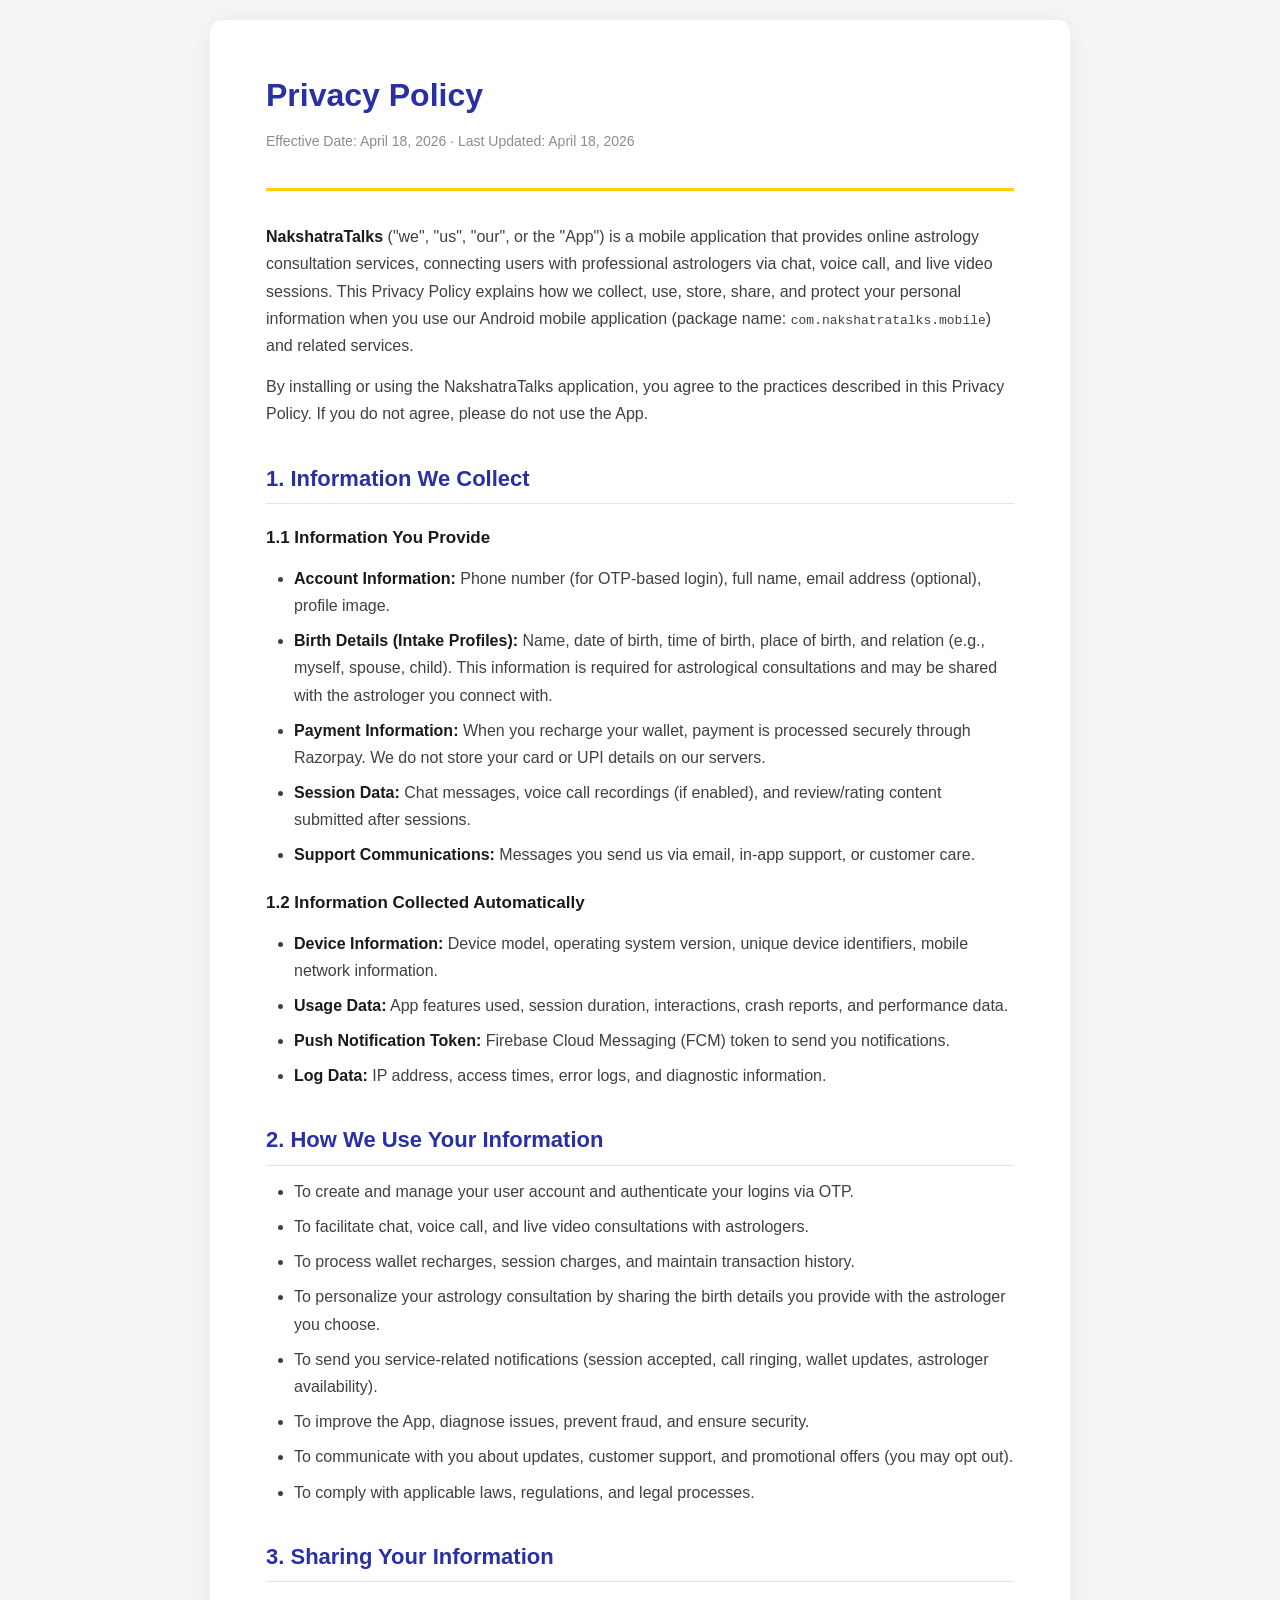
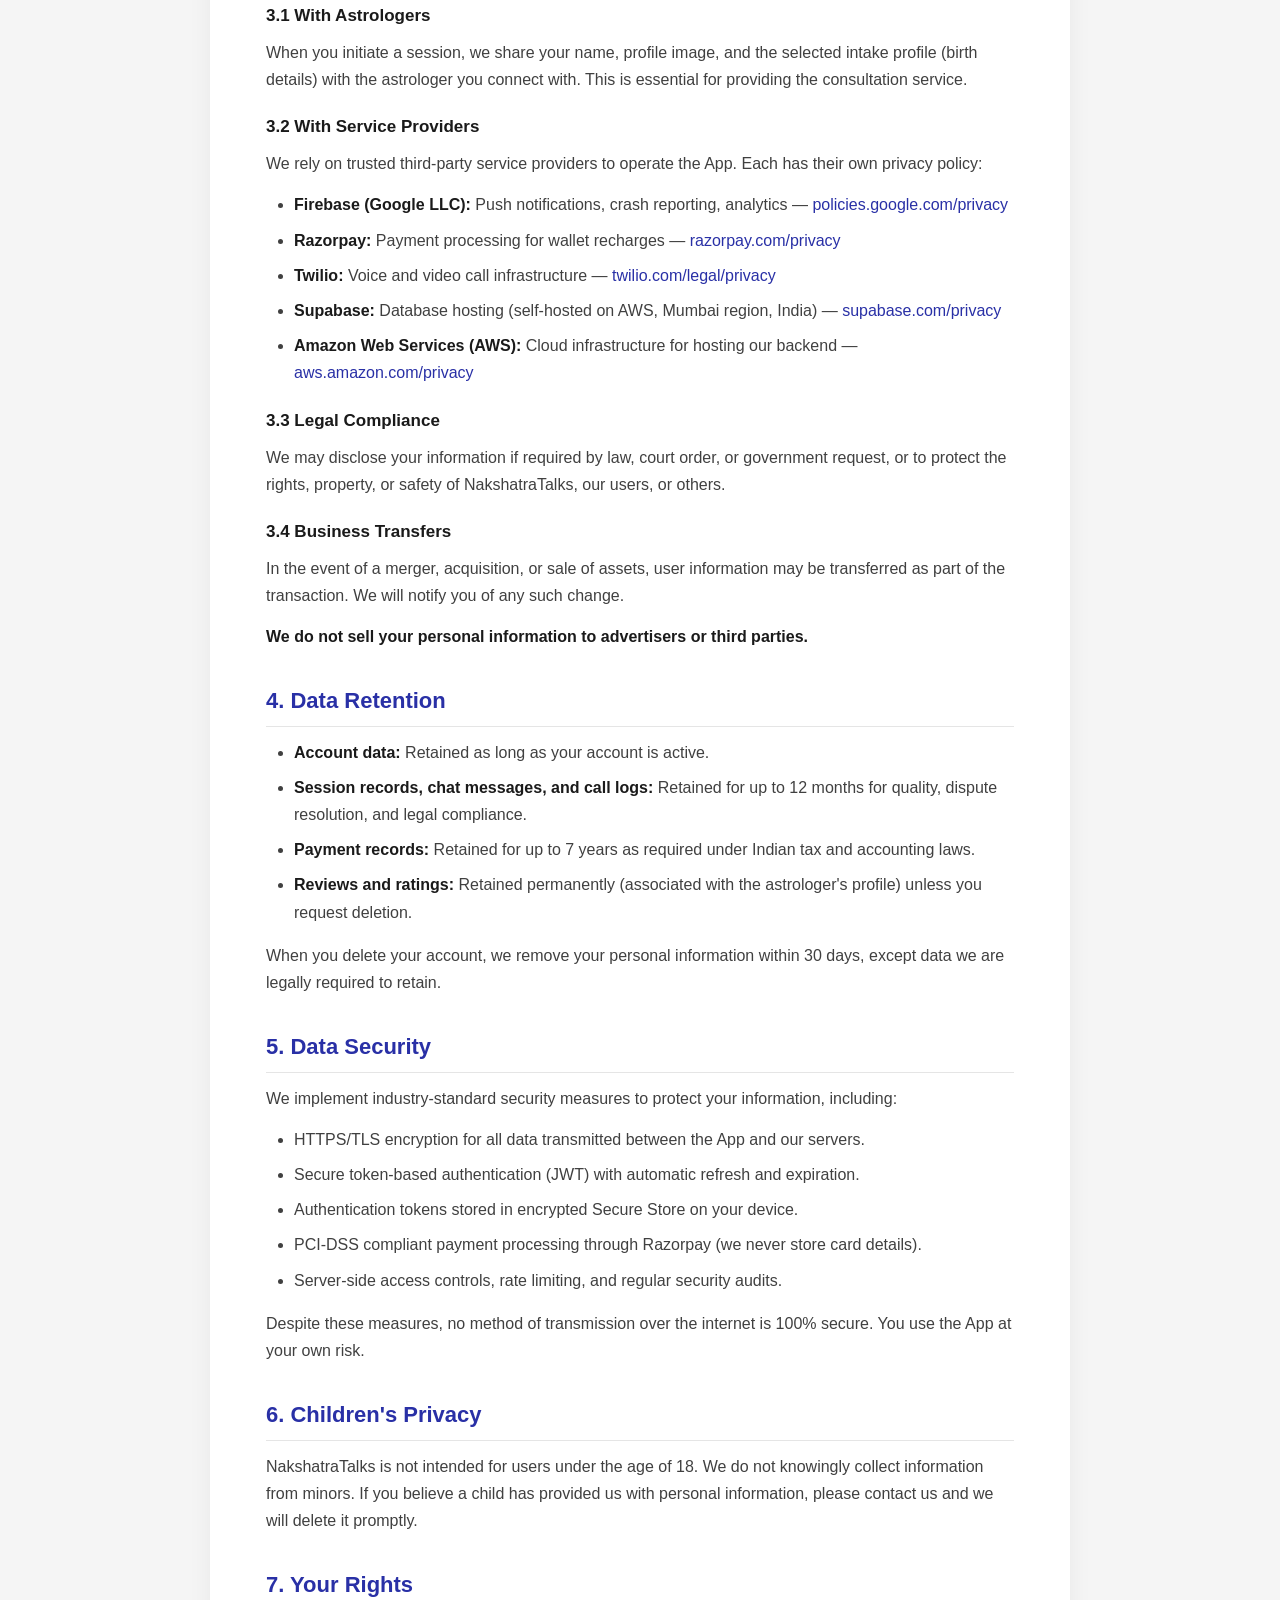
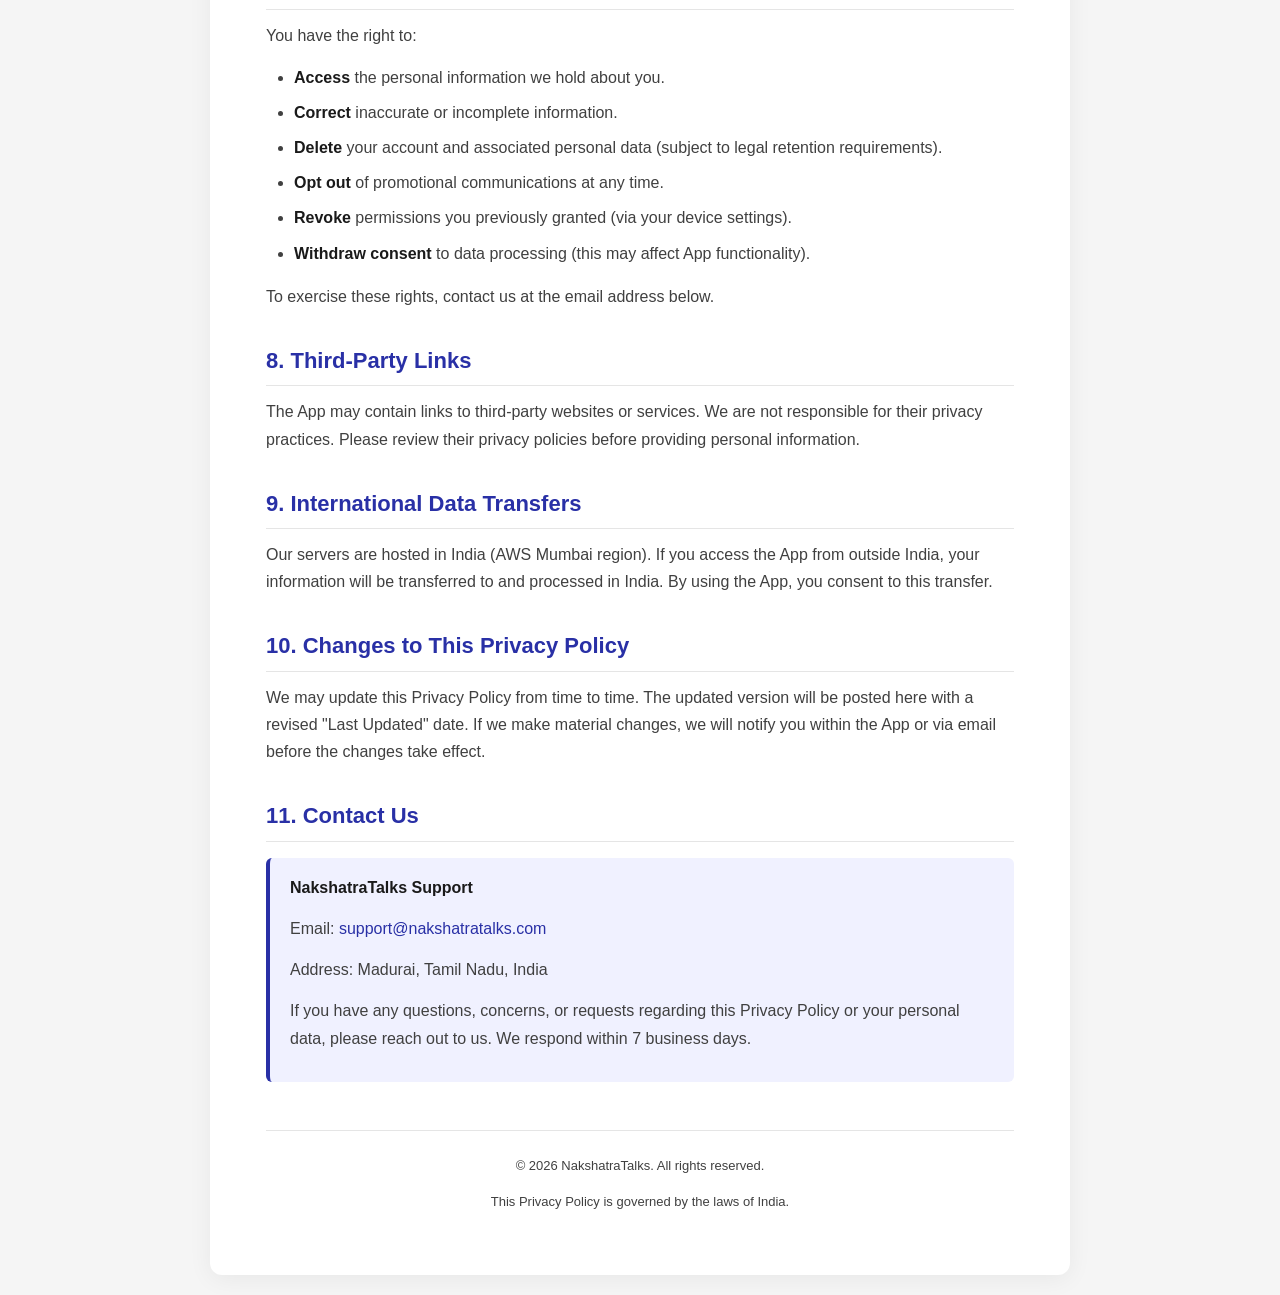
<file: index.html>
<!DOCTYPE html>
<html lang="en">
<head>
<meta charset="UTF-8">
<meta name="viewport" content="width=device-width, initial-scale=1.0">
<title>Privacy Policy — NakshatraTalks</title>
<style>
  * { box-sizing: border-box; margin: 0; padding: 0; }
  body {
    font-family: -apple-system, BlinkMacSystemFont, "Segoe UI", Roboto, "Helvetica Neue", Arial, sans-serif;
    line-height: 1.7;
    color: #1A1A1A;
    background: #F5F5F5;
    padding: 20px;
  }
  .container {
    max-width: 860px;
    margin: 0 auto;
    background: #FFFFFF;
    padding: 48px 56px;
    border-radius: 12px;
    box-shadow: 0 4px 24px rgba(0,0,0,0.06);
  }
  .header {
    border-bottom: 3px solid #FFCF0D;
    padding-bottom: 20px;
    margin-bottom: 32px;
  }
  h1 {
    font-size: 32px;
    color: #2930A6;
    margin-bottom: 8px;
  }
  .meta { color: #8C8C8C; font-size: 14px; }
  h2 {
    font-size: 22px;
    color: #2930A6;
    margin-top: 32px;
    margin-bottom: 12px;
    padding-bottom: 6px;
    border-bottom: 1px solid #E5E5E5;
  }
  h3 { font-size: 17px; color: #1A1A1A; margin-top: 20px; margin-bottom: 8px; }
  p { margin-bottom: 14px; color: #404040; }
  ul { margin: 12px 0 16px 28px; color: #404040; }
  li { margin-bottom: 8px; }
  a { color: #2930A6; text-decoration: none; }
  a:hover { text-decoration: underline; }
  .contact-box {
    background: #F0F1FF;
    border-left: 4px solid #2930A6;
    padding: 16px 20px;
    border-radius: 6px;
    margin: 16px 0;
  }
  .footer {
    margin-top: 48px;
    padding-top: 24px;
    border-top: 1px solid #E5E5E5;
    text-align: center;
    color: #8C8C8C;
    font-size: 13px;
  }
  strong { color: #1A1A1A; }
  table {
    width: 100%;
    border-collapse: collapse;
    margin: 16px 0;
    font-size: 14px;
  }
  th, td { text-align: left; padding: 10px 12px; border-bottom: 1px solid #E5E5E5; }
  th { background: #F5F5F5; color: #1A1A1A; font-weight: 600; }
  @media (max-width: 640px) {
    .container { padding: 24px 20px; }
    h1 { font-size: 24px; }
    h2 { font-size: 18px; }
  }
</style>
</head>
<body>
<div class="container">
  <div class="header">
    <h1>Privacy Policy</h1>
    <p class="meta">Effective Date: April 18, 2026 · Last Updated: April 18, 2026</p>
  </div>

  <p><strong>NakshatraTalks</strong> ("we", "us", "our", or the "App") is a mobile application that provides online astrology consultation services, connecting users with professional astrologers via chat, voice call, and live video sessions. This Privacy Policy explains how we collect, use, store, share, and protect your personal information when you use our Android mobile application (package name: <code>com.nakshatratalks.mobile</code>) and related services.</p>

  <p>By installing or using the NakshatraTalks application, you agree to the practices described in this Privacy Policy. If you do not agree, please do not use the App.</p>

  <h2>1. Information We Collect</h2>

  <h3>1.1 Information You Provide</h3>
  <ul>
    <li><strong>Account Information:</strong> Phone number (for OTP-based login), full name, email address (optional), profile image.</li>
    <li><strong>Birth Details (Intake Profiles):</strong> Name, date of birth, time of birth, place of birth, and relation (e.g., myself, spouse, child). This information is required for astrological consultations and may be shared with the astrologer you connect with.</li>
    <li><strong>Payment Information:</strong> When you recharge your wallet, payment is processed securely through Razorpay. We do not store your card or UPI details on our servers.</li>
    <li><strong>Session Data:</strong> Chat messages, voice call recordings (if enabled), and review/rating content submitted after sessions.</li>
    <li><strong>Support Communications:</strong> Messages you send us via email, in-app support, or customer care.</li>
  </ul>

  <h3>1.2 Information Collected Automatically</h3>
  <ul>
    <li><strong>Device Information:</strong> Device model, operating system version, unique device identifiers, mobile network information.</li>
    <li><strong>Usage Data:</strong> App features used, session duration, interactions, crash reports, and performance data.</li>
    <li><strong>Push Notification Token:</strong> Firebase Cloud Messaging (FCM) token to send you notifications.</li>
    <li><strong>Log Data:</strong> IP address, access times, error logs, and diagnostic information.</li>
  </ul>

  <h2>2. How We Use Your Information</h2>
  <ul>
    <li>To create and manage your user account and authenticate your logins via OTP.</li>
    <li>To facilitate chat, voice call, and live video consultations with astrologers.</li>
    <li>To process wallet recharges, session charges, and maintain transaction history.</li>
    <li>To personalize your astrology consultation by sharing the birth details you provide with the astrologer you choose.</li>
    <li>To send you service-related notifications (session accepted, call ringing, wallet updates, astrologer availability).</li>
    <li>To improve the App, diagnose issues, prevent fraud, and ensure security.</li>
    <li>To communicate with you about updates, customer support, and promotional offers (you may opt out).</li>
    <li>To comply with applicable laws, regulations, and legal processes.</li>
  </ul>

  <h2>3. Sharing Your Information</h2>

  <h3>3.1 With Astrologers</h3>
  <p>When you initiate a session, we share your name, profile image, and the selected intake profile (birth details) with the astrologer you connect with. This is essential for providing the consultation service.</p>

  <h3>3.2 With Service Providers</h3>
  <p>We rely on trusted third-party service providers to operate the App. Each has their own privacy policy:</p>
  <ul>
    <li><strong>Firebase (Google LLC):</strong> Push notifications, crash reporting, analytics — <a href="https://policies.google.com/privacy" target="_blank" rel="noopener">policies.google.com/privacy</a></li>
    <li><strong>Razorpay:</strong> Payment processing for wallet recharges — <a href="https://razorpay.com/privacy/" target="_blank" rel="noopener">razorpay.com/privacy</a></li>
    <li><strong>Twilio:</strong> Voice and video call infrastructure — <a href="https://www.twilio.com/en-us/legal/privacy" target="_blank" rel="noopener">twilio.com/legal/privacy</a></li>
    <li><strong>Supabase:</strong> Database hosting (self-hosted on AWS, Mumbai region, India) — <a href="https://supabase.com/privacy" target="_blank" rel="noopener">supabase.com/privacy</a></li>
    <li><strong>Amazon Web Services (AWS):</strong> Cloud infrastructure for hosting our backend — <a href="https://aws.amazon.com/privacy/" target="_blank" rel="noopener">aws.amazon.com/privacy</a></li>
  </ul>

  <h3>3.3 Legal Compliance</h3>
  <p>We may disclose your information if required by law, court order, or government request, or to protect the rights, property, or safety of NakshatraTalks, our users, or others.</p>

  <h3>3.4 Business Transfers</h3>
  <p>In the event of a merger, acquisition, or sale of assets, user information may be transferred as part of the transaction. We will notify you of any such change.</p>

  <p><strong>We do not sell your personal information to advertisers or third parties.</strong></p>

  <h2>4. Data Retention</h2>
  <ul>
    <li><strong>Account data:</strong> Retained as long as your account is active.</li>
    <li><strong>Session records, chat messages, and call logs:</strong> Retained for up to 12 months for quality, dispute resolution, and legal compliance.</li>
    <li><strong>Payment records:</strong> Retained for up to 7 years as required under Indian tax and accounting laws.</li>
    <li><strong>Reviews and ratings:</strong> Retained permanently (associated with the astrologer's profile) unless you request deletion.</li>
  </ul>
  <p>When you delete your account, we remove your personal information within 30 days, except data we are legally required to retain.</p>

  <h2>5. Data Security</h2>
  <p>We implement industry-standard security measures to protect your information, including:</p>
  <ul>
    <li>HTTPS/TLS encryption for all data transmitted between the App and our servers.</li>
    <li>Secure token-based authentication (JWT) with automatic refresh and expiration.</li>
    <li>Authentication tokens stored in encrypted Secure Store on your device.</li>
    <li>PCI-DSS compliant payment processing through Razorpay (we never store card details).</li>
    <li>Server-side access controls, rate limiting, and regular security audits.</li>
  </ul>
  <p>Despite these measures, no method of transmission over the internet is 100% secure. You use the App at your own risk.</p>

  <h2>6. Children's Privacy</h2>
  <p>NakshatraTalks is not intended for users under the age of 18. We do not knowingly collect information from minors. If you believe a child has provided us with personal information, please contact us and we will delete it promptly.</p>

  <h2>7. Your Rights</h2>
  <p>You have the right to:</p>
  <ul>
    <li><strong>Access</strong> the personal information we hold about you.</li>
    <li><strong>Correct</strong> inaccurate or incomplete information.</li>
    <li><strong>Delete</strong> your account and associated personal data (subject to legal retention requirements).</li>
    <li><strong>Opt out</strong> of promotional communications at any time.</li>
    <li><strong>Revoke</strong> permissions you previously granted (via your device settings).</li>
    <li><strong>Withdraw consent</strong> to data processing (this may affect App functionality).</li>
  </ul>
  <p>To exercise these rights, contact us at the email address below.</p>

  <h2>8. Third-Party Links</h2>
  <p>The App may contain links to third-party websites or services. We are not responsible for their privacy practices. Please review their privacy policies before providing personal information.</p>

  <h2>9. International Data Transfers</h2>
  <p>Our servers are hosted in India (AWS Mumbai region). If you access the App from outside India, your information will be transferred to and processed in India. By using the App, you consent to this transfer.</p>

  <h2>10. Changes to This Privacy Policy</h2>
  <p>We may update this Privacy Policy from time to time. The updated version will be posted here with a revised "Last Updated" date. If we make material changes, we will notify you within the App or via email before the changes take effect.</p>

  <h2>11. Contact Us</h2>
  <div class="contact-box">
    <p><strong>NakshatraTalks Support</strong></p>
    <p>Email: <a href="mailto:support@nakshatratalks.com">support@nakshatratalks.com</a></p>
    <p>Address: Madurai, Tamil Nadu, India</p>
    <p>If you have any questions, concerns, or requests regarding this Privacy Policy or your personal data, please reach out to us. We respond within 7 business days.</p>
  </div>

  <div class="footer">
    <p>© 2026 NakshatraTalks. All rights reserved.</p>
    <p>This Privacy Policy is governed by the laws of India.</p>
  </div>
</div>
</body>
</html>
</file>
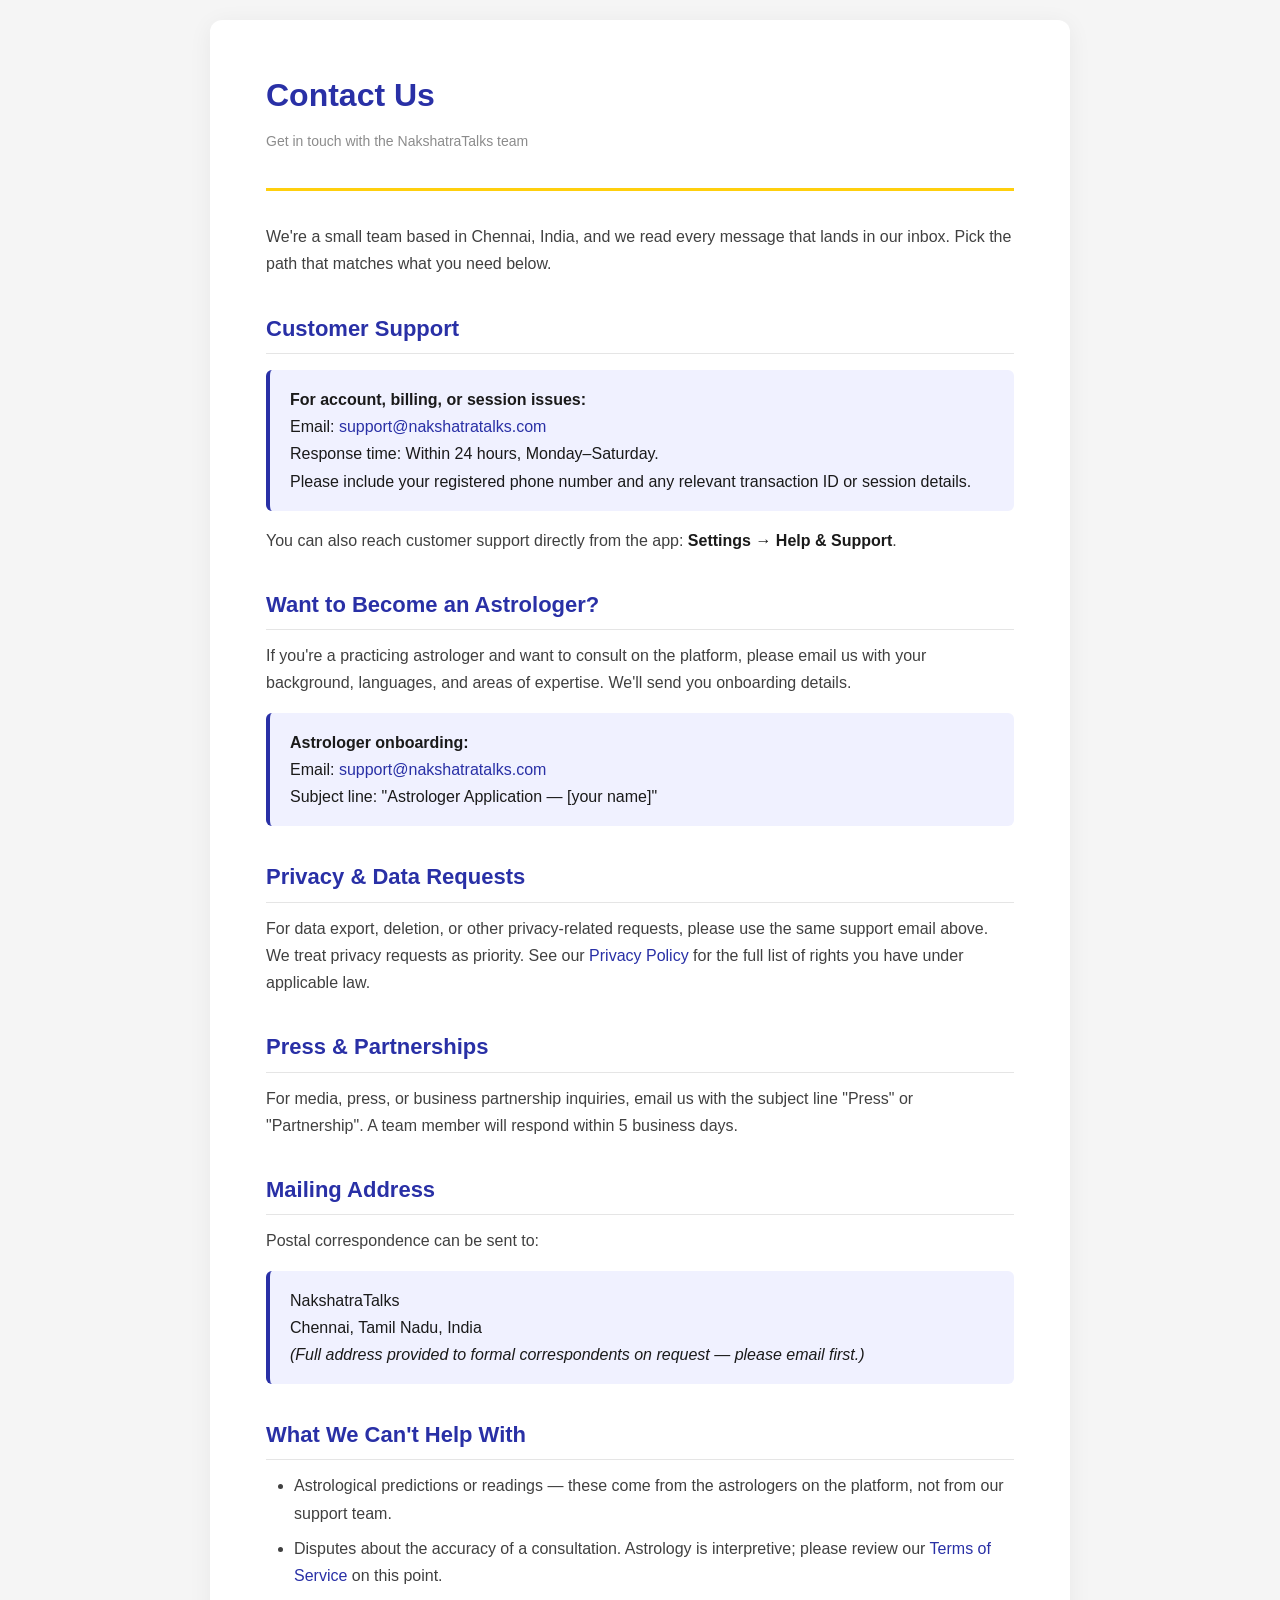
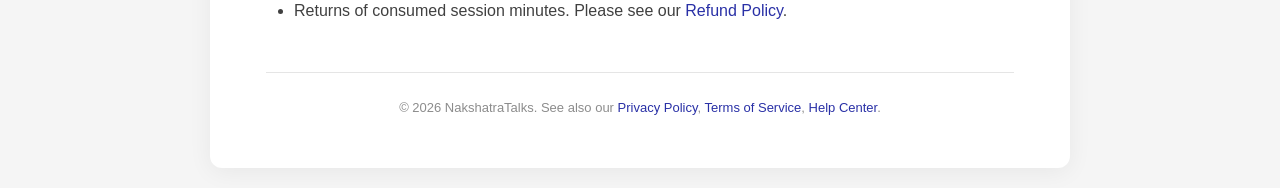
<file: contact.html>
<!DOCTYPE html>
<html lang="en">
<head>
<meta charset="UTF-8">
<meta name="viewport" content="width=device-width, initial-scale=1.0">
<title>Contact Us — NakshatraTalks</title>
<link rel="stylesheet" href="styles.css">
</head>
<body>
<div class="container">
  <div class="header">
    <h1>Contact Us</h1>
    <p class="meta">Get in touch with the NakshatraTalks team</p>
  </div>

  <p>We're a small team based in Chennai, India, and we read every message that lands in our inbox. Pick the path that matches what you need below.</p>

  <h2>Customer Support</h2>
  <div class="contact-box">
    <strong>For account, billing, or session issues:</strong><br>
    Email: <a href="mailto:support@nakshatratalks.com">support@nakshatratalks.com</a><br>
    Response time: Within 24 hours, Monday–Saturday.<br>
    Please include your registered phone number and any relevant transaction ID or session details.
  </div>

  <p>You can also reach customer support directly from the app: <strong>Settings → Help & Support</strong>.</p>

  <h2>Want to Become an Astrologer?</h2>
  <p>If you're a practicing astrologer and want to consult on the platform, please email us with your background, languages, and areas of expertise. We'll send you onboarding details.</p>

  <div class="contact-box">
    <strong>Astrologer onboarding:</strong><br>
    Email: <a href="mailto:support@nakshatratalks.com">support@nakshatratalks.com</a><br>
    Subject line: "Astrologer Application — [your name]"
  </div>

  <h2>Privacy & Data Requests</h2>
  <p>For data export, deletion, or other privacy-related requests, please use the same support email above. We treat privacy requests as priority. See our <a href="index.html">Privacy Policy</a> for the full list of rights you have under applicable law.</p>

  <h2>Press & Partnerships</h2>
  <p>For media, press, or business partnership inquiries, email us with the subject line "Press" or "Partnership". A team member will respond within 5 business days.</p>

  <h2>Mailing Address</h2>
  <p>Postal correspondence can be sent to:</p>
  <div class="contact-box">
    NakshatraTalks<br>
    Chennai, Tamil Nadu, India<br>
    <em>(Full address provided to formal correspondents on request — please email first.)</em>
  </div>

  <h2>What We Can't Help With</h2>
  <ul>
    <li>Astrological predictions or readings — these come from the astrologers on the platform, not from our support team.</li>
    <li>Disputes about the accuracy of a consultation. Astrology is interpretive; please review our <a href="terms.html">Terms of Service</a> on this point.</li>
    <li>Returns of consumed session minutes. Please see our <a href="refunds.html">Refund Policy</a>.</li>
  </ul>

  <div class="footer">
    © 2026 NakshatraTalks. See also our <a href="index.html">Privacy Policy</a>, <a href="terms.html">Terms of Service</a>, <a href="help.html">Help Center</a>.
  </div>
</div>
</body>
</html>
</file>
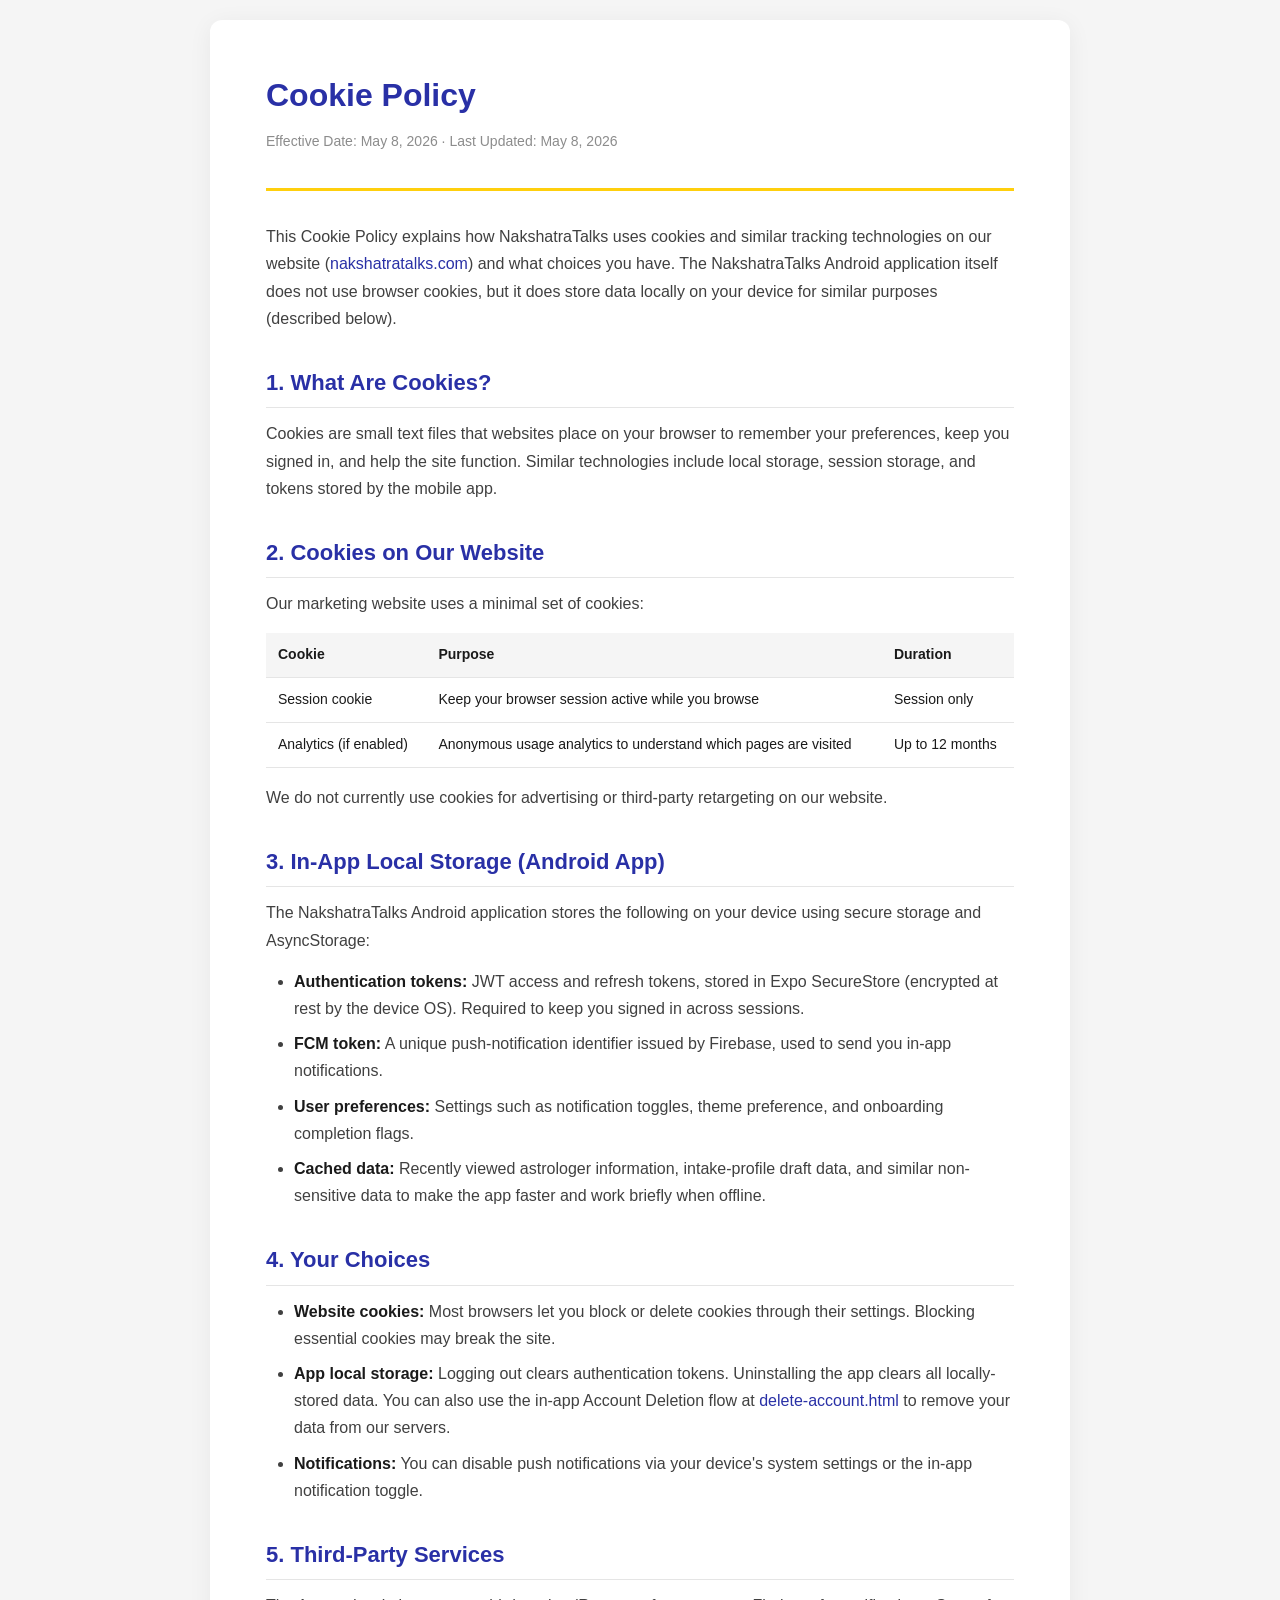
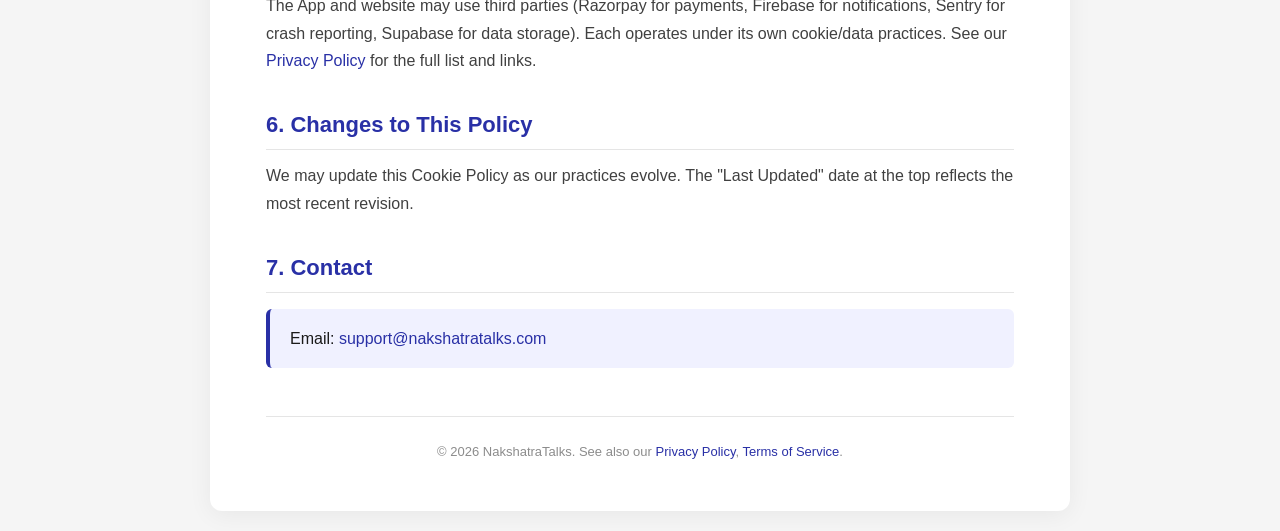
<file: cookies.html>
<!DOCTYPE html>
<html lang="en">
<head>
<meta charset="UTF-8">
<meta name="viewport" content="width=device-width, initial-scale=1.0">
<title>Cookie Policy — NakshatraTalks</title>
<link rel="stylesheet" href="styles.css">
</head>
<body>
<div class="container">
  <div class="header">
    <h1>Cookie Policy</h1>
    <p class="meta">Effective Date: May 8, 2026 · Last Updated: May 8, 2026</p>
  </div>

  <p>This Cookie Policy explains how NakshatraTalks uses cookies and similar tracking technologies on our website (<a href="https://nakshatratalks.com">nakshatratalks.com</a>) and what choices you have. The NakshatraTalks Android application itself does not use browser cookies, but it does store data locally on your device for similar purposes (described below).</p>

  <h2>1. What Are Cookies?</h2>
  <p>Cookies are small text files that websites place on your browser to remember your preferences, keep you signed in, and help the site function. Similar technologies include local storage, session storage, and tokens stored by the mobile app.</p>

  <h2>2. Cookies on Our Website</h2>
  <p>Our marketing website uses a minimal set of cookies:</p>
  <table>
    <tr><th>Cookie</th><th>Purpose</th><th>Duration</th></tr>
    <tr><td>Session cookie</td><td>Keep your browser session active while you browse</td><td>Session only</td></tr>
    <tr><td>Analytics (if enabled)</td><td>Anonymous usage analytics to understand which pages are visited</td><td>Up to 12 months</td></tr>
  </table>
  <p>We do not currently use cookies for advertising or third-party retargeting on our website.</p>

  <h2>3. In-App Local Storage (Android App)</h2>
  <p>The NakshatraTalks Android application stores the following on your device using secure storage and AsyncStorage:</p>
  <ul>
    <li><strong>Authentication tokens:</strong> JWT access and refresh tokens, stored in Expo SecureStore (encrypted at rest by the device OS). Required to keep you signed in across sessions.</li>
    <li><strong>FCM token:</strong> A unique push-notification identifier issued by Firebase, used to send you in-app notifications.</li>
    <li><strong>User preferences:</strong> Settings such as notification toggles, theme preference, and onboarding completion flags.</li>
    <li><strong>Cached data:</strong> Recently viewed astrologer information, intake-profile draft data, and similar non-sensitive data to make the app faster and work briefly when offline.</li>
  </ul>

  <h2>4. Your Choices</h2>
  <ul>
    <li><strong>Website cookies:</strong> Most browsers let you block or delete cookies through their settings. Blocking essential cookies may break the site.</li>
    <li><strong>App local storage:</strong> Logging out clears authentication tokens. Uninstalling the app clears all locally-stored data. You can also use the in-app Account Deletion flow at <a href="delete-account.html">delete-account.html</a> to remove your data from our servers.</li>
    <li><strong>Notifications:</strong> You can disable push notifications via your device's system settings or the in-app notification toggle.</li>
  </ul>

  <h2>5. Third-Party Services</h2>
  <p>The App and website may use third parties (Razorpay for payments, Firebase for notifications, Sentry for crash reporting, Supabase for data storage). Each operates under its own cookie/data practices. See our <a href="index.html">Privacy Policy</a> for the full list and links.</p>

  <h2>6. Changes to This Policy</h2>
  <p>We may update this Cookie Policy as our practices evolve. The "Last Updated" date at the top reflects the most recent revision.</p>

  <h2>7. Contact</h2>
  <div class="contact-box">
    Email: <a href="mailto:support@nakshatratalks.com">support@nakshatratalks.com</a>
  </div>

  <div class="footer">
    © 2026 NakshatraTalks. See also our <a href="index.html">Privacy Policy</a>, <a href="terms.html">Terms of Service</a>.
  </div>
</div>
</body>
</html>
</file>
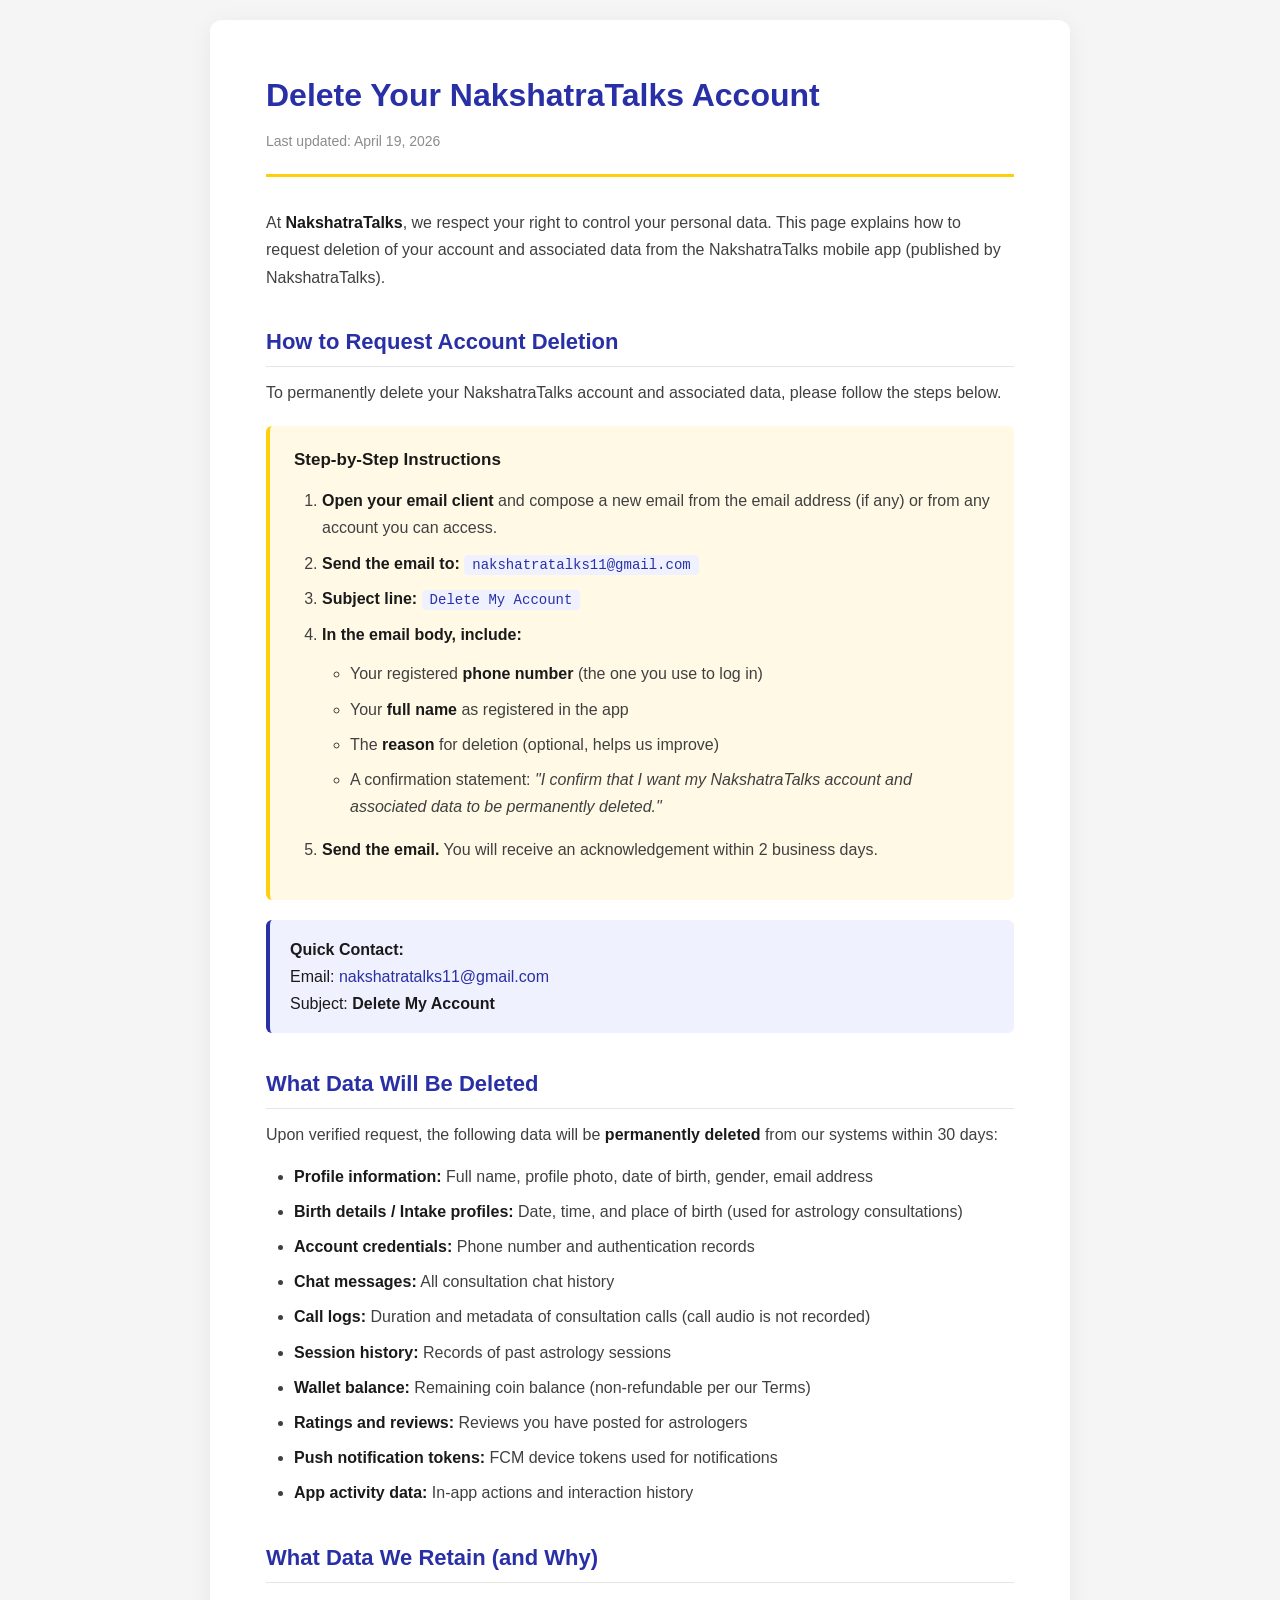
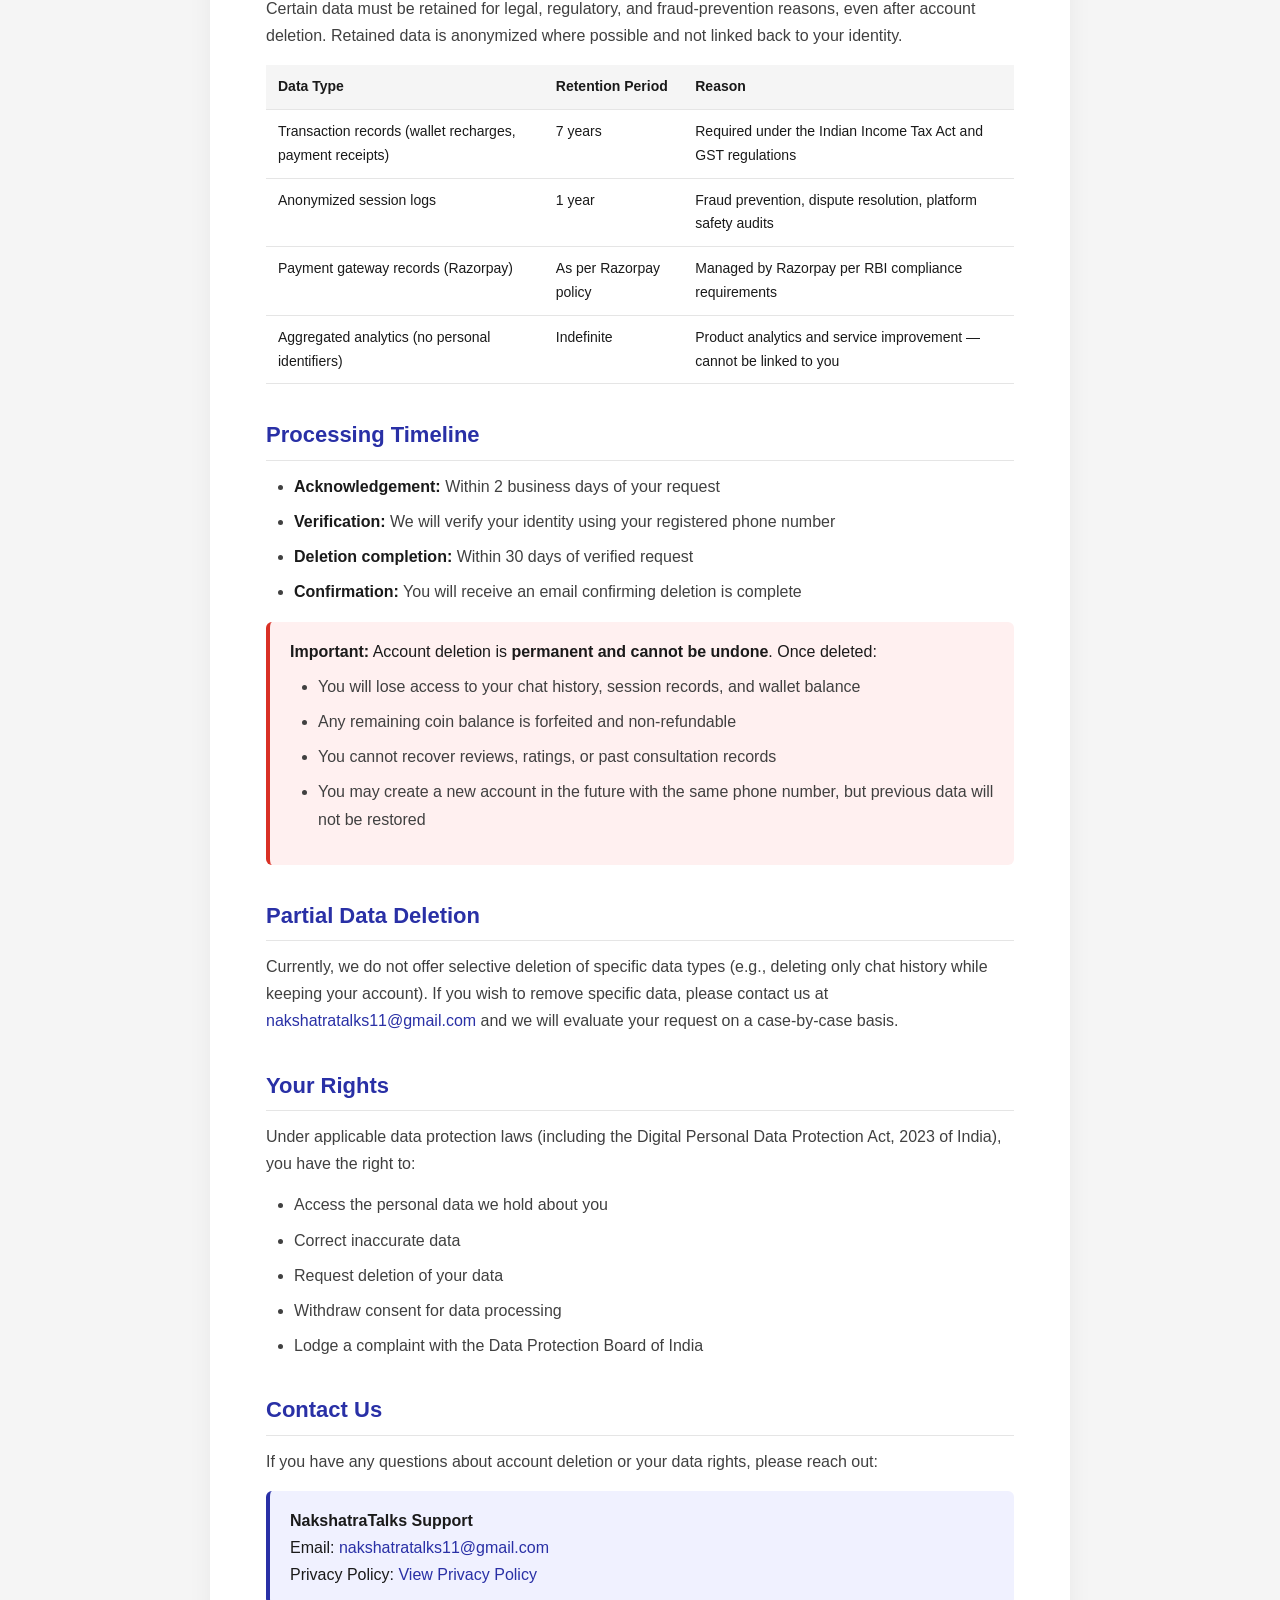
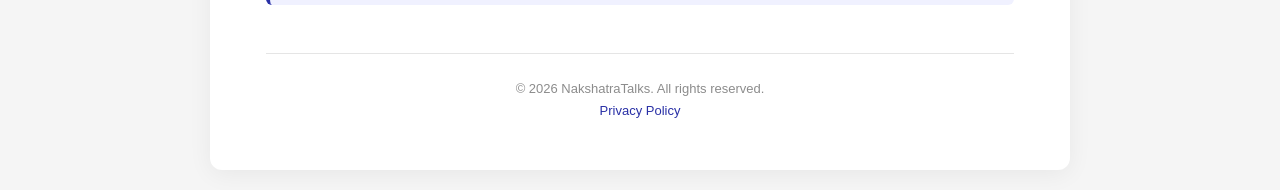
<file: delete-account.html>
<!DOCTYPE html>
<html lang="en">
<head>
<meta charset="UTF-8">
<meta name="viewport" content="width=device-width, initial-scale=1.0">
<title>Delete Account — NakshatraTalks</title>
<style>
  * { box-sizing: border-box; margin: 0; padding: 0; }
  body {
    font-family: -apple-system, BlinkMacSystemFont, "Segoe UI", Roboto, "Helvetica Neue", Arial, sans-serif;
    line-height: 1.7;
    color: #1A1A1A;
    background: #F5F5F5;
    padding: 20px;
  }
  .container {
    max-width: 860px;
    margin: 0 auto;
    background: #FFFFFF;
    padding: 48px 56px;
    border-radius: 12px;
    box-shadow: 0 4px 24px rgba(0,0,0,0.06);
  }
  .header {
    border-bottom: 3px solid #FFCF0D;
    padding-bottom: 20px;
    margin-bottom: 32px;
  }
  h1 {
    font-size: 32px;
    color: #2930A6;
    margin-bottom: 8px;
  }
  .meta { color: #8C8C8C; font-size: 14px; }
  h2 {
    font-size: 22px;
    color: #2930A6;
    margin-top: 32px;
    margin-bottom: 12px;
    padding-bottom: 6px;
    border-bottom: 1px solid #E5E5E5;
  }
  h3 { font-size: 17px; color: #1A1A1A; margin-top: 20px; margin-bottom: 8px; }
  p { margin-bottom: 14px; color: #404040; }
  ul, ol { margin: 12px 0 16px 28px; color: #404040; }
  li { margin-bottom: 8px; }
  a { color: #2930A6; text-decoration: none; }
  a:hover { text-decoration: underline; }
  .contact-box {
    background: #F0F1FF;
    border-left: 4px solid #2930A6;
    padding: 16px 20px;
    border-radius: 6px;
    margin: 16px 0;
  }
  .step-box {
    background: #FFF9E6;
    border-left: 4px solid #FFCF0D;
    padding: 20px 24px;
    border-radius: 6px;
    margin: 20px 0;
  }
  .warning-box {
    background: #FFF0F0;
    border-left: 4px solid #D93025;
    padding: 16px 20px;
    border-radius: 6px;
    margin: 16px 0;
  }
  .footer {
    margin-top: 48px;
    padding-top: 24px;
    border-top: 1px solid #E5E5E5;
    text-align: center;
    color: #8C8C8C;
    font-size: 13px;
  }
  strong { color: #1A1A1A; }
  table {
    width: 100%;
    border-collapse: collapse;
    margin: 16px 0;
    font-size: 14px;
  }
  th, td { text-align: left; padding: 10px 12px; border-bottom: 1px solid #E5E5E5; vertical-align: top; }
  th { background: #F5F5F5; color: #1A1A1A; font-weight: 600; }
  code {
    background: #F0F1FF;
    padding: 2px 8px;
    border-radius: 4px;
    font-family: "Courier New", monospace;
    font-size: 14px;
    color: #2930A6;
  }
  @media (max-width: 640px) {
    .container { padding: 24px 20px; }
    h1 { font-size: 24px; }
    h2 { font-size: 18px; }
  }
</style>
</head>
<body>
<div class="container">
  <div class="header">
    <h1>Delete Your NakshatraTalks Account</h1>
    <div class="meta">Last updated: April 19, 2026</div>
  </div>

  <p>
    At <strong>NakshatraTalks</strong>, we respect your right to control your personal data.
    This page explains how to request deletion of your account and associated data from the
    NakshatraTalks mobile app (published by NakshatraTalks).
  </p>

  <h2>How to Request Account Deletion</h2>
  <p>
    To permanently delete your NakshatraTalks account and associated data, please follow the
    steps below.
  </p>

  <div class="step-box">
    <h3 style="margin-top: 0;">Step-by-Step Instructions</h3>
    <ol>
      <li>
        <strong>Open your email client</strong> and compose a new email from the email address
        (if any) or from any account you can access.
      </li>
      <li>
        <strong>Send the email to:</strong>
        <code>nakshatratalks11@gmail.com</code>
      </li>
      <li>
        <strong>Subject line:</strong>
        <code>Delete My Account</code>
      </li>
      <li>
        <strong>In the email body, include:</strong>
        <ul>
          <li>Your registered <strong>phone number</strong> (the one you use to log in)</li>
          <li>Your <strong>full name</strong> as registered in the app</li>
          <li>The <strong>reason</strong> for deletion (optional, helps us improve)</li>
          <li>A confirmation statement: <em>"I confirm that I want my NakshatraTalks account and associated data to be permanently deleted."</em></li>
        </ul>
      </li>
      <li>
        <strong>Send the email.</strong> You will receive an acknowledgement within 2 business days.
      </li>
    </ol>
  </div>

  <div class="contact-box">
    <strong>Quick Contact:</strong><br>
    Email: <a href="mailto:nakshatratalks11@gmail.com?subject=Delete%20My%20Account">nakshatratalks11@gmail.com</a><br>
    Subject: <strong>Delete My Account</strong>
  </div>

  <h2>What Data Will Be Deleted</h2>
  <p>
    Upon verified request, the following data will be <strong>permanently deleted</strong> from
    our systems within 30 days:
  </p>
  <ul>
    <li><strong>Profile information:</strong> Full name, profile photo, date of birth, gender, email address</li>
    <li><strong>Birth details / Intake profiles:</strong> Date, time, and place of birth (used for astrology consultations)</li>
    <li><strong>Account credentials:</strong> Phone number and authentication records</li>
    <li><strong>Chat messages:</strong> All consultation chat history</li>
    <li><strong>Call logs:</strong> Duration and metadata of consultation calls (call audio is not recorded)</li>
    <li><strong>Session history:</strong> Records of past astrology sessions</li>
    <li><strong>Wallet balance:</strong> Remaining coin balance (non-refundable per our Terms)</li>
    <li><strong>Ratings and reviews:</strong> Reviews you have posted for astrologers</li>
    <li><strong>Push notification tokens:</strong> FCM device tokens used for notifications</li>
    <li><strong>App activity data:</strong> In-app actions and interaction history</li>
  </ul>

  <h2>What Data We Retain (and Why)</h2>
  <p>
    Certain data must be retained for legal, regulatory, and fraud-prevention reasons, even
    after account deletion. Retained data is anonymized where possible and not linked back to
    your identity.
  </p>
  <table>
    <thead>
      <tr>
        <th>Data Type</th>
        <th>Retention Period</th>
        <th>Reason</th>
      </tr>
    </thead>
    <tbody>
      <tr>
        <td>Transaction records (wallet recharges, payment receipts)</td>
        <td>7 years</td>
        <td>Required under the Indian Income Tax Act and GST regulations</td>
      </tr>
      <tr>
        <td>Anonymized session logs</td>
        <td>1 year</td>
        <td>Fraud prevention, dispute resolution, platform safety audits</td>
      </tr>
      <tr>
        <td>Payment gateway records (Razorpay)</td>
        <td>As per Razorpay policy</td>
        <td>Managed by Razorpay per RBI compliance requirements</td>
      </tr>
      <tr>
        <td>Aggregated analytics (no personal identifiers)</td>
        <td>Indefinite</td>
        <td>Product analytics and service improvement — cannot be linked to you</td>
      </tr>
    </tbody>
  </table>

  <h2>Processing Timeline</h2>
  <ul>
    <li><strong>Acknowledgement:</strong> Within 2 business days of your request</li>
    <li><strong>Verification:</strong> We will verify your identity using your registered phone number</li>
    <li><strong>Deletion completion:</strong> Within 30 days of verified request</li>
    <li><strong>Confirmation:</strong> You will receive an email confirming deletion is complete</li>
  </ul>

  <div class="warning-box">
    <strong>Important:</strong> Account deletion is <strong>permanent and cannot be undone</strong>.
    Once deleted:
    <ul style="margin-top: 8px;">
      <li>You will lose access to your chat history, session records, and wallet balance</li>
      <li>Any remaining coin balance is forfeited and non-refundable</li>
      <li>You cannot recover reviews, ratings, or past consultation records</li>
      <li>You may create a new account in the future with the same phone number, but previous data will not be restored</li>
    </ul>
  </div>

  <h2>Partial Data Deletion</h2>
  <p>
    Currently, we do not offer selective deletion of specific data types (e.g., deleting only
    chat history while keeping your account). If you wish to remove specific data, please
    contact us at <a href="mailto:nakshatratalks11@gmail.com">nakshatratalks11@gmail.com</a>
    and we will evaluate your request on a case-by-case basis.
  </p>

  <h2>Your Rights</h2>
  <p>
    Under applicable data protection laws (including the Digital Personal Data Protection Act,
    2023 of India), you have the right to:
  </p>
  <ul>
    <li>Access the personal data we hold about you</li>
    <li>Correct inaccurate data</li>
    <li>Request deletion of your data</li>
    <li>Withdraw consent for data processing</li>
    <li>Lodge a complaint with the Data Protection Board of India</li>
  </ul>

  <h2>Contact Us</h2>
  <p>If you have any questions about account deletion or your data rights, please reach out:</p>
  <div class="contact-box">
    <strong>NakshatraTalks Support</strong><br>
    Email: <a href="mailto:nakshatratalks11@gmail.com">nakshatratalks11@gmail.com</a><br>
    Privacy Policy: <a href="./index.html">View Privacy Policy</a>
  </div>

  <div class="footer">
    &copy; 2026 NakshatraTalks. All rights reserved.<br>
    <a href="./index.html">Privacy Policy</a>
  </div>
</div>
</body>
</html>
</file>
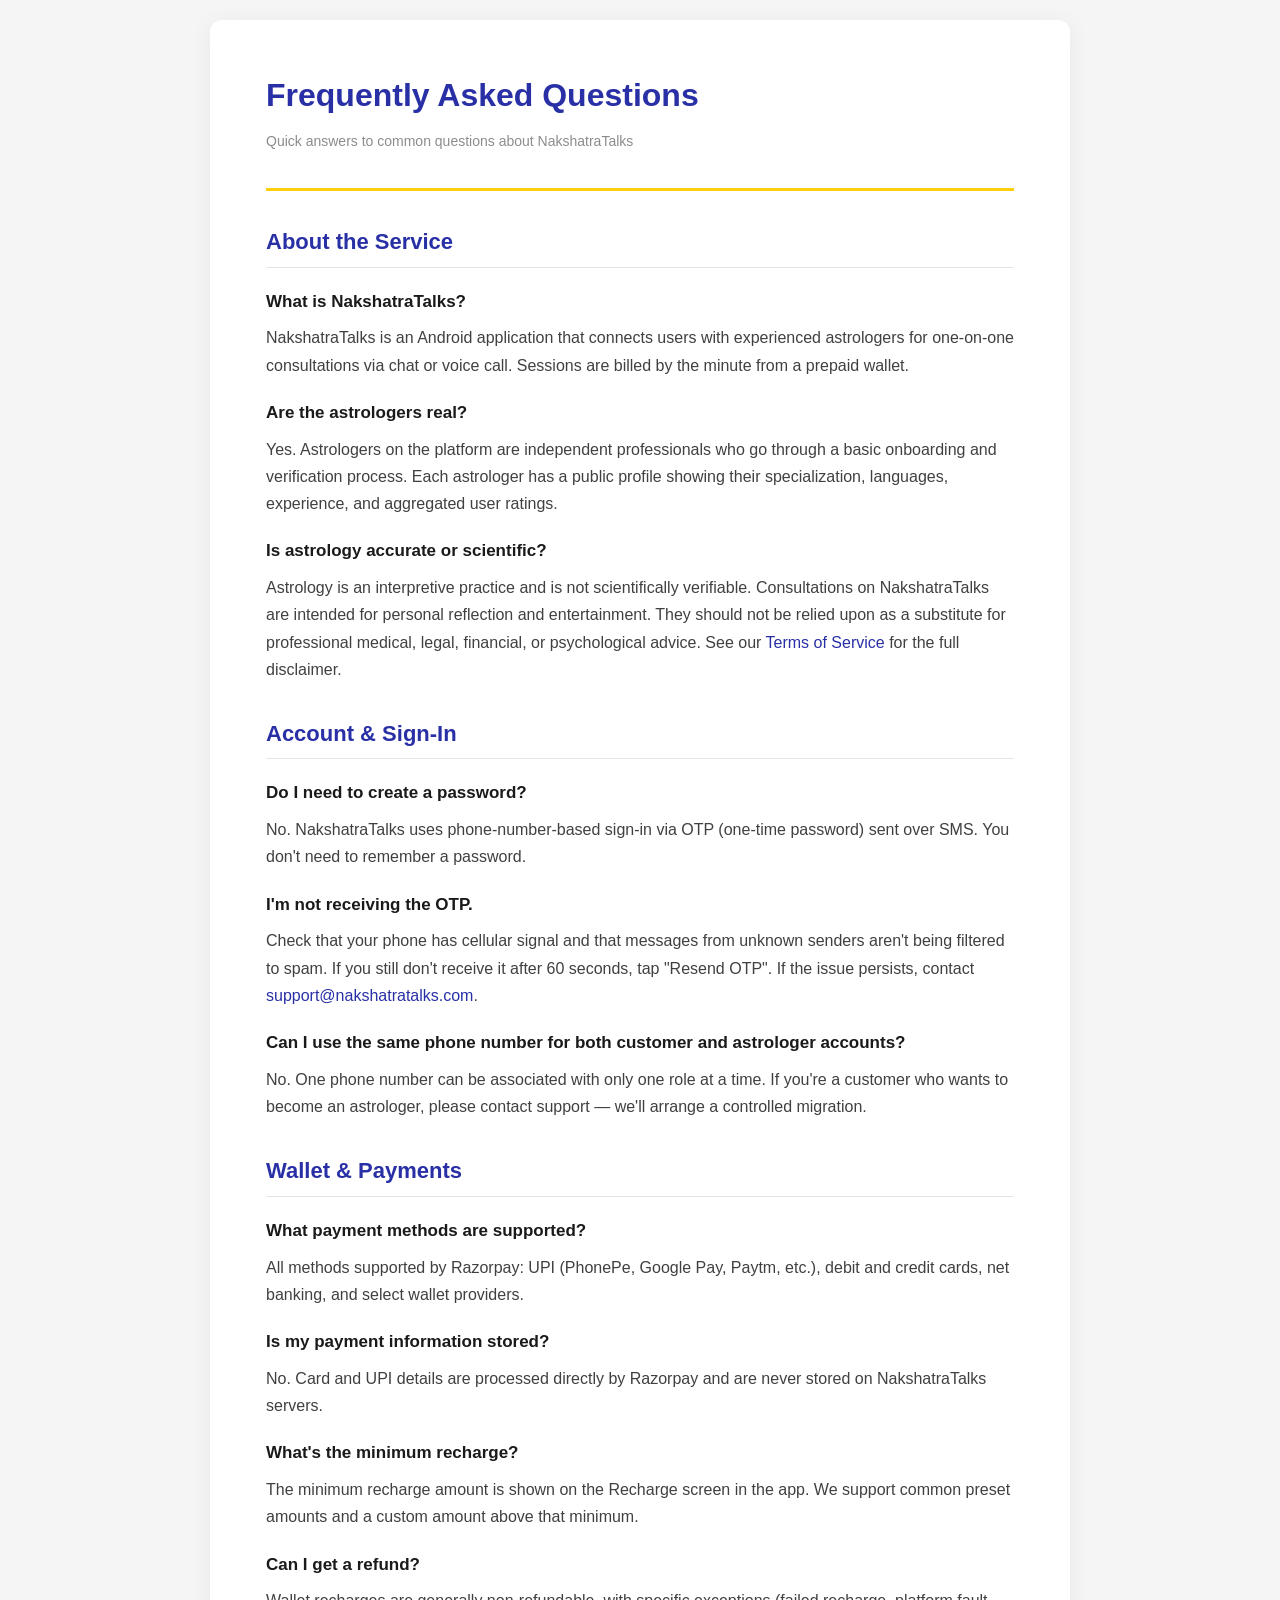
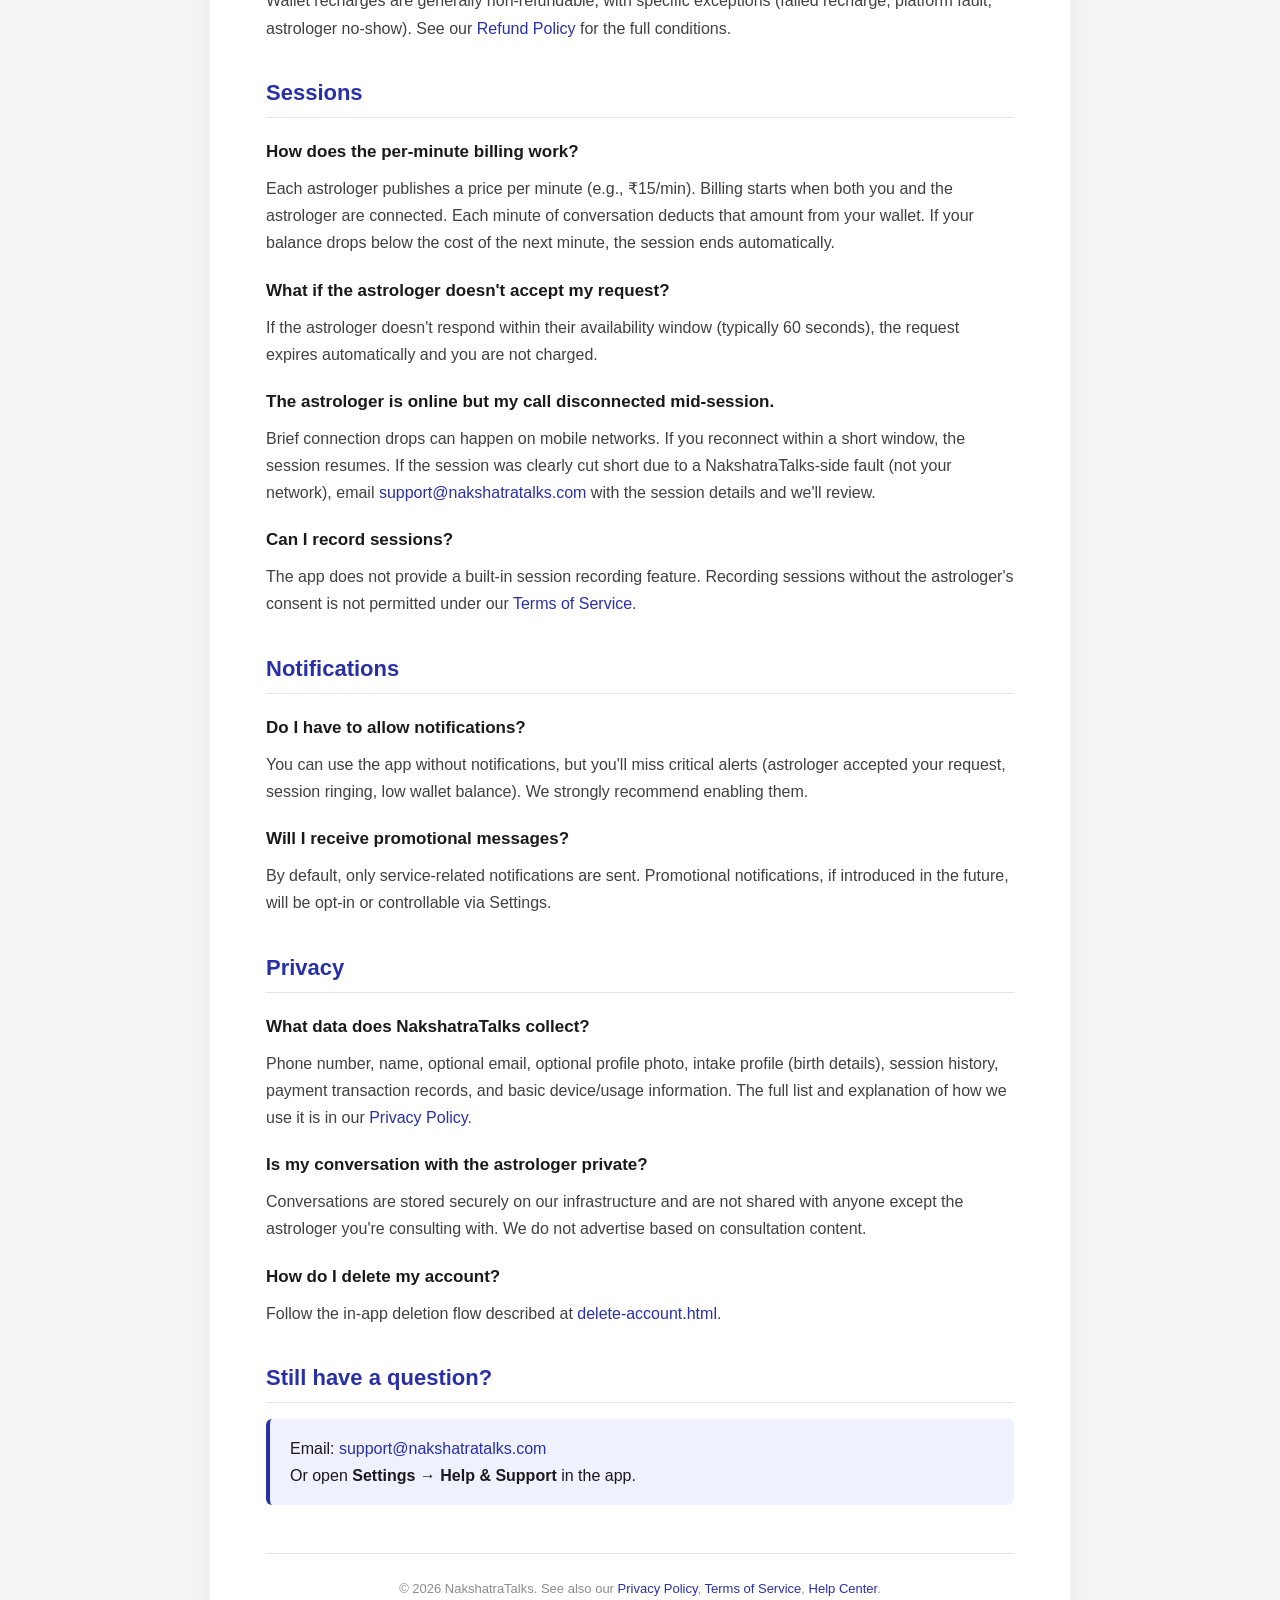
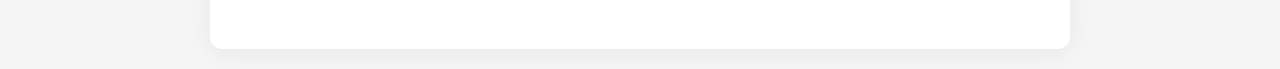
<file: faq.html>
<!DOCTYPE html>
<html lang="en">
<head>
<meta charset="UTF-8">
<meta name="viewport" content="width=device-width, initial-scale=1.0">
<title>Frequently Asked Questions — NakshatraTalks</title>
<link rel="stylesheet" href="styles.css">
</head>
<body>
<div class="container">
  <div class="header">
    <h1>Frequently Asked Questions</h1>
    <p class="meta">Quick answers to common questions about NakshatraTalks</p>
  </div>

  <h2>About the Service</h2>

  <h3>What is NakshatraTalks?</h3>
  <p>NakshatraTalks is an Android application that connects users with experienced astrologers for one-on-one consultations via chat or voice call. Sessions are billed by the minute from a prepaid wallet.</p>

  <h3>Are the astrologers real?</h3>
  <p>Yes. Astrologers on the platform are independent professionals who go through a basic onboarding and verification process. Each astrologer has a public profile showing their specialization, languages, experience, and aggregated user ratings.</p>

  <h3>Is astrology accurate or scientific?</h3>
  <p>Astrology is an interpretive practice and is not scientifically verifiable. Consultations on NakshatraTalks are intended for personal reflection and entertainment. They should not be relied upon as a substitute for professional medical, legal, financial, or psychological advice. See our <a href="terms.html">Terms of Service</a> for the full disclaimer.</p>

  <h2>Account & Sign-In</h2>

  <h3>Do I need to create a password?</h3>
  <p>No. NakshatraTalks uses phone-number-based sign-in via OTP (one-time password) sent over SMS. You don't need to remember a password.</p>

  <h3>I'm not receiving the OTP.</h3>
  <p>Check that your phone has cellular signal and that messages from unknown senders aren't being filtered to spam. If you still don't receive it after 60 seconds, tap "Resend OTP". If the issue persists, contact <a href="mailto:support@nakshatratalks.com">support@nakshatratalks.com</a>.</p>

  <h3>Can I use the same phone number for both customer and astrologer accounts?</h3>
  <p>No. One phone number can be associated with only one role at a time. If you're a customer who wants to become an astrologer, please contact support — we'll arrange a controlled migration.</p>

  <h2>Wallet & Payments</h2>

  <h3>What payment methods are supported?</h3>
  <p>All methods supported by Razorpay: UPI (PhonePe, Google Pay, Paytm, etc.), debit and credit cards, net banking, and select wallet providers.</p>

  <h3>Is my payment information stored?</h3>
  <p>No. Card and UPI details are processed directly by Razorpay and are never stored on NakshatraTalks servers.</p>

  <h3>What's the minimum recharge?</h3>
  <p>The minimum recharge amount is shown on the Recharge screen in the app. We support common preset amounts and a custom amount above that minimum.</p>

  <h3>Can I get a refund?</h3>
  <p>Wallet recharges are generally non-refundable, with specific exceptions (failed recharge, platform fault, astrologer no-show). See our <a href="refunds.html">Refund Policy</a> for the full conditions.</p>

  <h2>Sessions</h2>

  <h3>How does the per-minute billing work?</h3>
  <p>Each astrologer publishes a price per minute (e.g., ₹15/min). Billing starts when both you and the astrologer are connected. Each minute of conversation deducts that amount from your wallet. If your balance drops below the cost of the next minute, the session ends automatically.</p>

  <h3>What if the astrologer doesn't accept my request?</h3>
  <p>If the astrologer doesn't respond within their availability window (typically 60 seconds), the request expires automatically and you are not charged.</p>

  <h3>The astrologer is online but my call disconnected mid-session.</h3>
  <p>Brief connection drops can happen on mobile networks. If you reconnect within a short window, the session resumes. If the session was clearly cut short due to a NakshatraTalks-side fault (not your network), email <a href="mailto:support@nakshatratalks.com">support@nakshatratalks.com</a> with the session details and we'll review.</p>

  <h3>Can I record sessions?</h3>
  <p>The app does not provide a built-in session recording feature. Recording sessions without the astrologer's consent is not permitted under our <a href="terms.html">Terms of Service</a>.</p>

  <h2>Notifications</h2>

  <h3>Do I have to allow notifications?</h3>
  <p>You can use the app without notifications, but you'll miss critical alerts (astrologer accepted your request, session ringing, low wallet balance). We strongly recommend enabling them.</p>

  <h3>Will I receive promotional messages?</h3>
  <p>By default, only service-related notifications are sent. Promotional notifications, if introduced in the future, will be opt-in or controllable via Settings.</p>

  <h2>Privacy</h2>

  <h3>What data does NakshatraTalks collect?</h3>
  <p>Phone number, name, optional email, optional profile photo, intake profile (birth details), session history, payment transaction records, and basic device/usage information. The full list and explanation of how we use it is in our <a href="index.html">Privacy Policy</a>.</p>

  <h3>Is my conversation with the astrologer private?</h3>
  <p>Conversations are stored securely on our infrastructure and are not shared with anyone except the astrologer you're consulting with. We do not advertise based on consultation content.</p>

  <h3>How do I delete my account?</h3>
  <p>Follow the in-app deletion flow described at <a href="delete-account.html">delete-account.html</a>.</p>

  <h2>Still have a question?</h2>
  <div class="contact-box">
    Email: <a href="mailto:support@nakshatratalks.com">support@nakshatratalks.com</a><br>
    Or open <strong>Settings → Help & Support</strong> in the app.
  </div>

  <div class="footer">
    © 2026 NakshatraTalks. See also our <a href="index.html">Privacy Policy</a>, <a href="terms.html">Terms of Service</a>, <a href="help.html">Help Center</a>.
  </div>
</div>
</body>
</html>
</file>
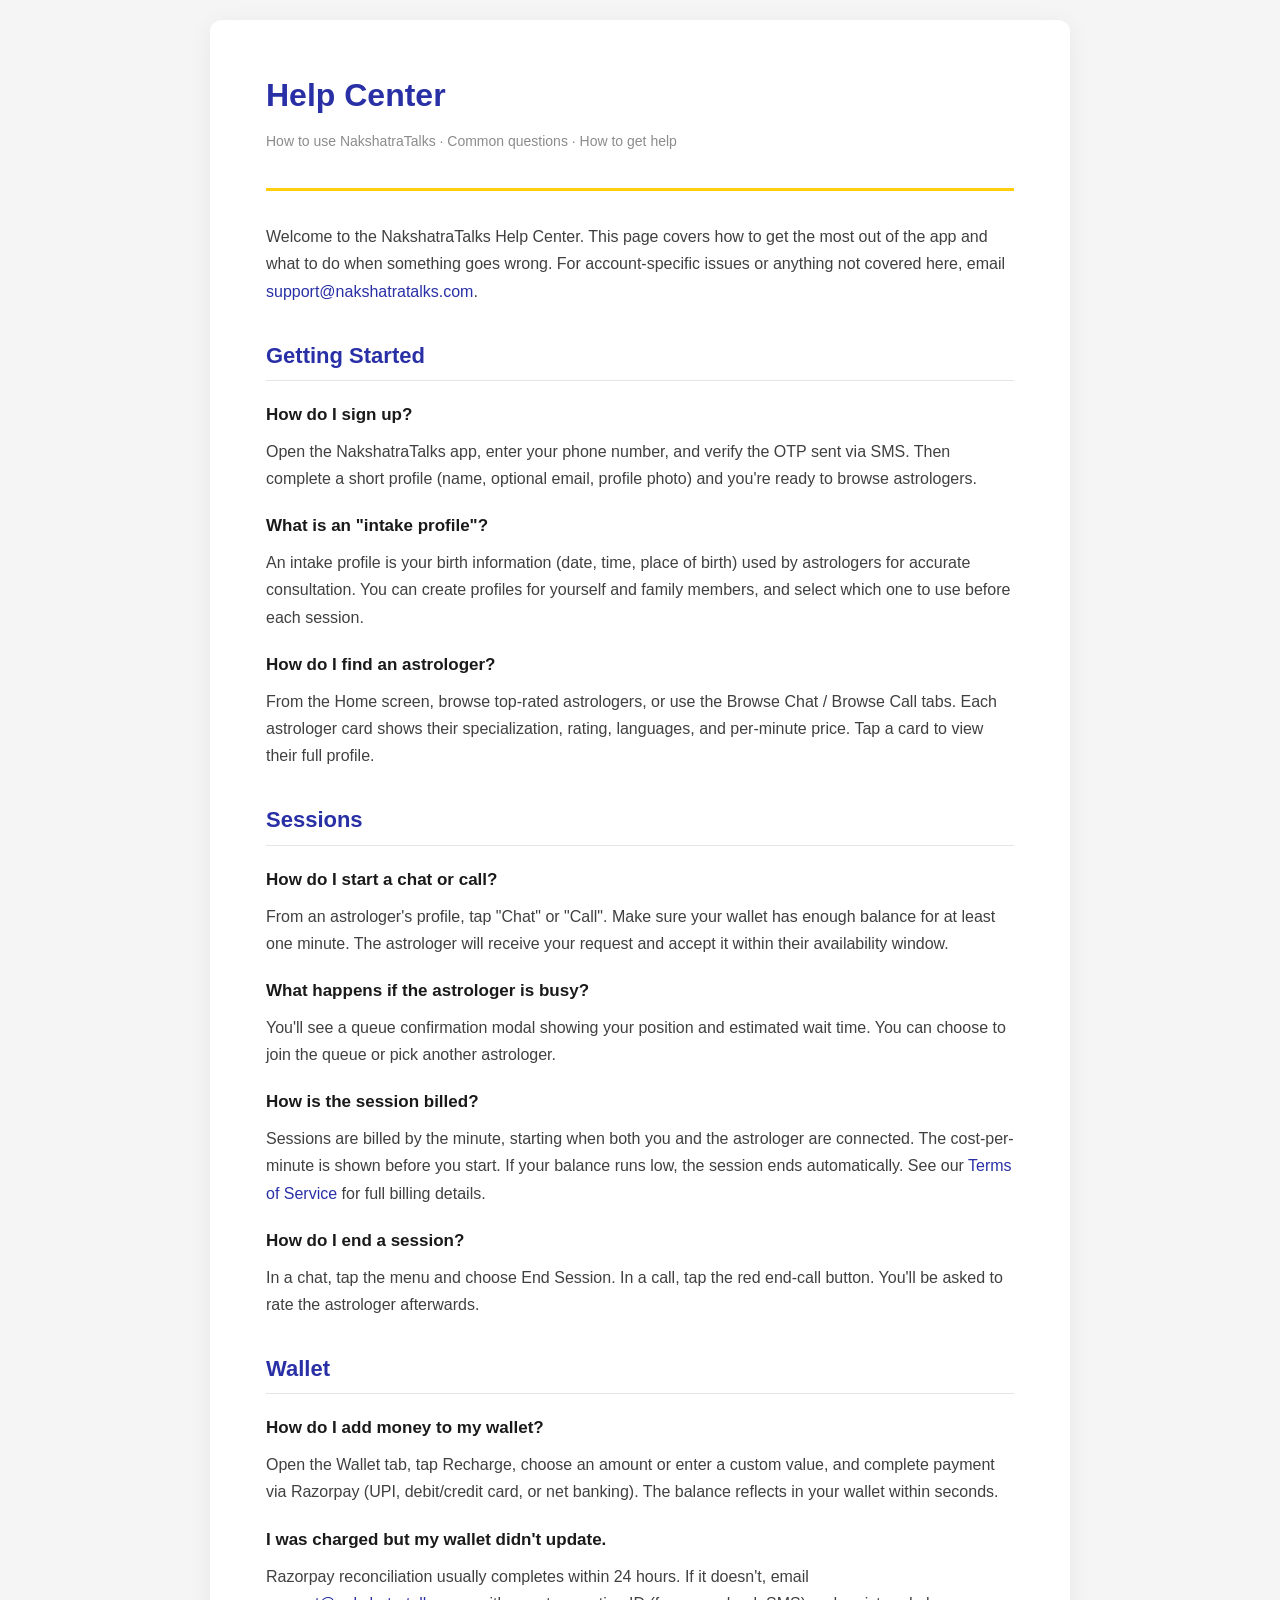
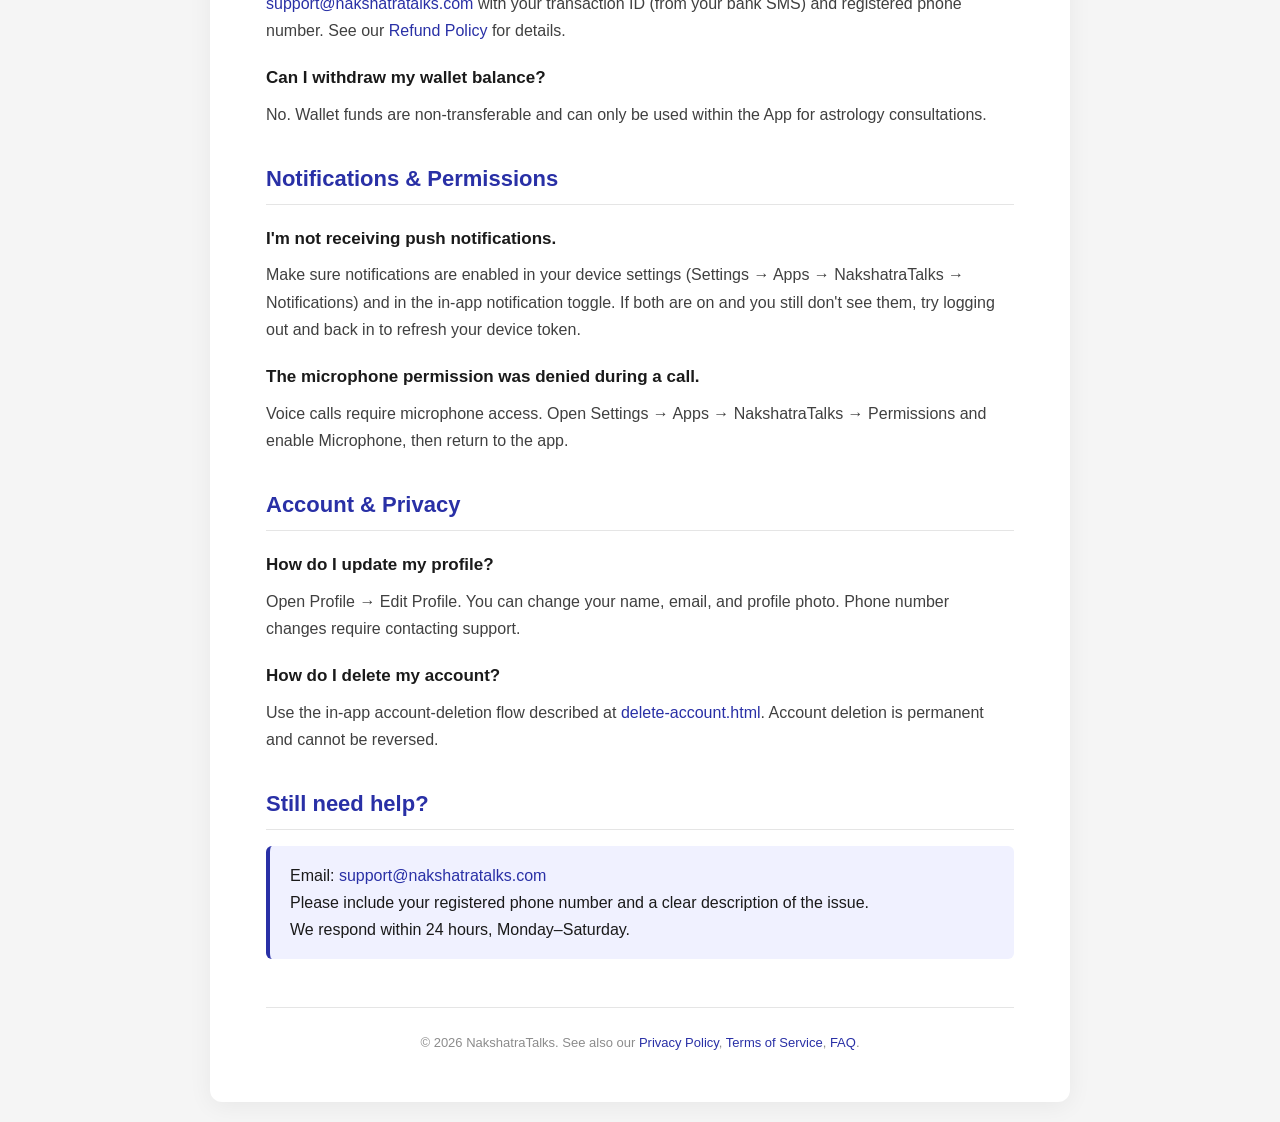
<file: help.html>
<!DOCTYPE html>
<html lang="en">
<head>
<meta charset="UTF-8">
<meta name="viewport" content="width=device-width, initial-scale=1.0">
<title>Help Center — NakshatraTalks</title>
<link rel="stylesheet" href="styles.css">
</head>
<body>
<div class="container">
  <div class="header">
    <h1>Help Center</h1>
    <p class="meta">How to use NakshatraTalks · Common questions · How to get help</p>
  </div>

  <p>Welcome to the NakshatraTalks Help Center. This page covers how to get the most out of the app and what to do when something goes wrong. For account-specific issues or anything not covered here, email <a href="mailto:support@nakshatratalks.com">support@nakshatratalks.com</a>.</p>

  <h2>Getting Started</h2>

  <h3>How do I sign up?</h3>
  <p>Open the NakshatraTalks app, enter your phone number, and verify the OTP sent via SMS. Then complete a short profile (name, optional email, profile photo) and you're ready to browse astrologers.</p>

  <h3>What is an "intake profile"?</h3>
  <p>An intake profile is your birth information (date, time, place of birth) used by astrologers for accurate consultation. You can create profiles for yourself and family members, and select which one to use before each session.</p>

  <h3>How do I find an astrologer?</h3>
  <p>From the Home screen, browse top-rated astrologers, or use the Browse Chat / Browse Call tabs. Each astrologer card shows their specialization, rating, languages, and per-minute price. Tap a card to view their full profile.</p>

  <h2>Sessions</h2>

  <h3>How do I start a chat or call?</h3>
  <p>From an astrologer's profile, tap "Chat" or "Call". Make sure your wallet has enough balance for at least one minute. The astrologer will receive your request and accept it within their availability window.</p>

  <h3>What happens if the astrologer is busy?</h3>
  <p>You'll see a queue confirmation modal showing your position and estimated wait time. You can choose to join the queue or pick another astrologer.</p>

  <h3>How is the session billed?</h3>
  <p>Sessions are billed by the minute, starting when both you and the astrologer are connected. The cost-per-minute is shown before you start. If your balance runs low, the session ends automatically. See our <a href="terms.html">Terms of Service</a> for full billing details.</p>

  <h3>How do I end a session?</h3>
  <p>In a chat, tap the menu and choose End Session. In a call, tap the red end-call button. You'll be asked to rate the astrologer afterwards.</p>

  <h2>Wallet</h2>

  <h3>How do I add money to my wallet?</h3>
  <p>Open the Wallet tab, tap Recharge, choose an amount or enter a custom value, and complete payment via Razorpay (UPI, debit/credit card, or net banking). The balance reflects in your wallet within seconds.</p>

  <h3>I was charged but my wallet didn't update.</h3>
  <p>Razorpay reconciliation usually completes within 24 hours. If it doesn't, email <a href="mailto:support@nakshatratalks.com">support@nakshatratalks.com</a> with your transaction ID (from your bank SMS) and registered phone number. See our <a href="refunds.html">Refund Policy</a> for details.</p>

  <h3>Can I withdraw my wallet balance?</h3>
  <p>No. Wallet funds are non-transferable and can only be used within the App for astrology consultations.</p>

  <h2>Notifications & Permissions</h2>

  <h3>I'm not receiving push notifications.</h3>
  <p>Make sure notifications are enabled in your device settings (Settings → Apps → NakshatraTalks → Notifications) and in the in-app notification toggle. If both are on and you still don't see them, try logging out and back in to refresh your device token.</p>

  <h3>The microphone permission was denied during a call.</h3>
  <p>Voice calls require microphone access. Open Settings → Apps → NakshatraTalks → Permissions and enable Microphone, then return to the app.</p>

  <h2>Account & Privacy</h2>

  <h3>How do I update my profile?</h3>
  <p>Open Profile → Edit Profile. You can change your name, email, and profile photo. Phone number changes require contacting support.</p>

  <h3>How do I delete my account?</h3>
  <p>Use the in-app account-deletion flow described at <a href="delete-account.html">delete-account.html</a>. Account deletion is permanent and cannot be reversed.</p>

  <h2>Still need help?</h2>
  <div class="contact-box">
    Email: <a href="mailto:support@nakshatratalks.com">support@nakshatratalks.com</a><br>
    Please include your registered phone number and a clear description of the issue.<br>
    We respond within 24 hours, Monday–Saturday.
  </div>

  <div class="footer">
    © 2026 NakshatraTalks. See also our <a href="index.html">Privacy Policy</a>, <a href="terms.html">Terms of Service</a>, <a href="faq.html">FAQ</a>.
  </div>
</div>
</body>
</html>
</file>
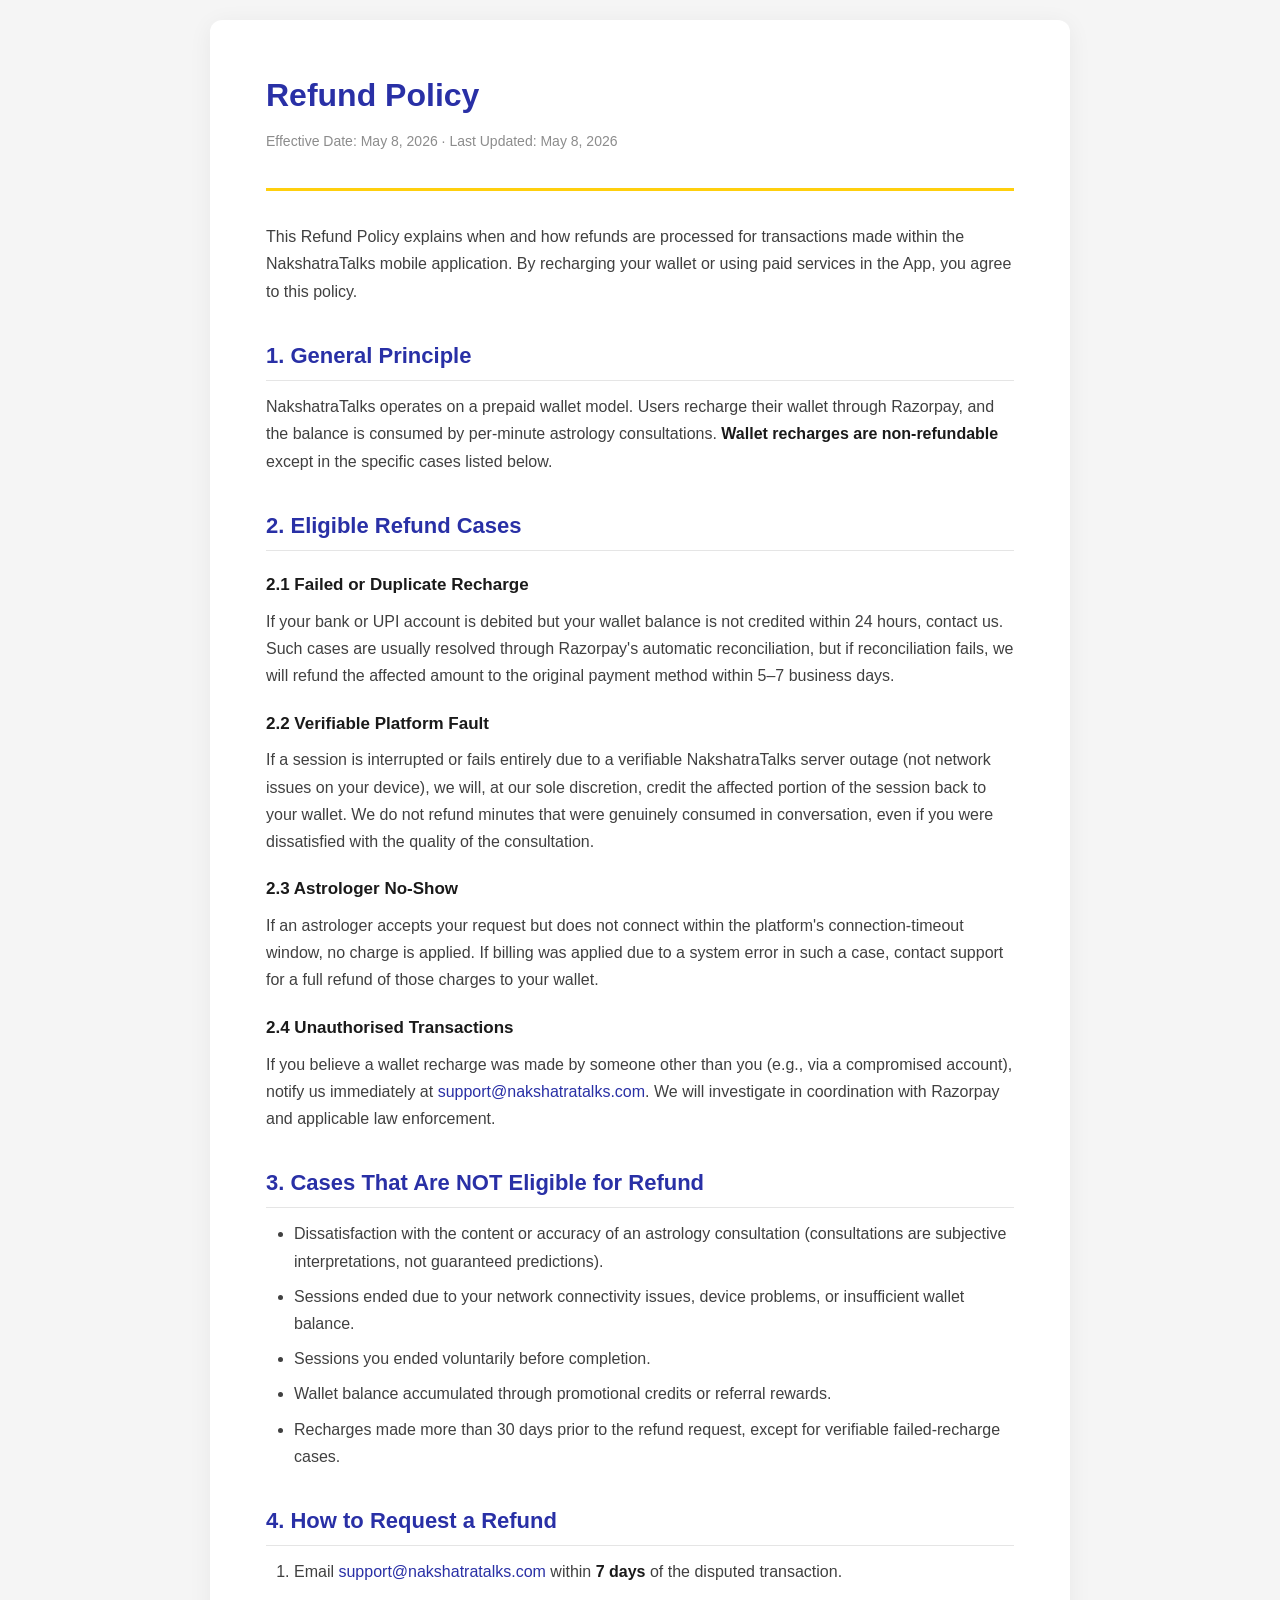
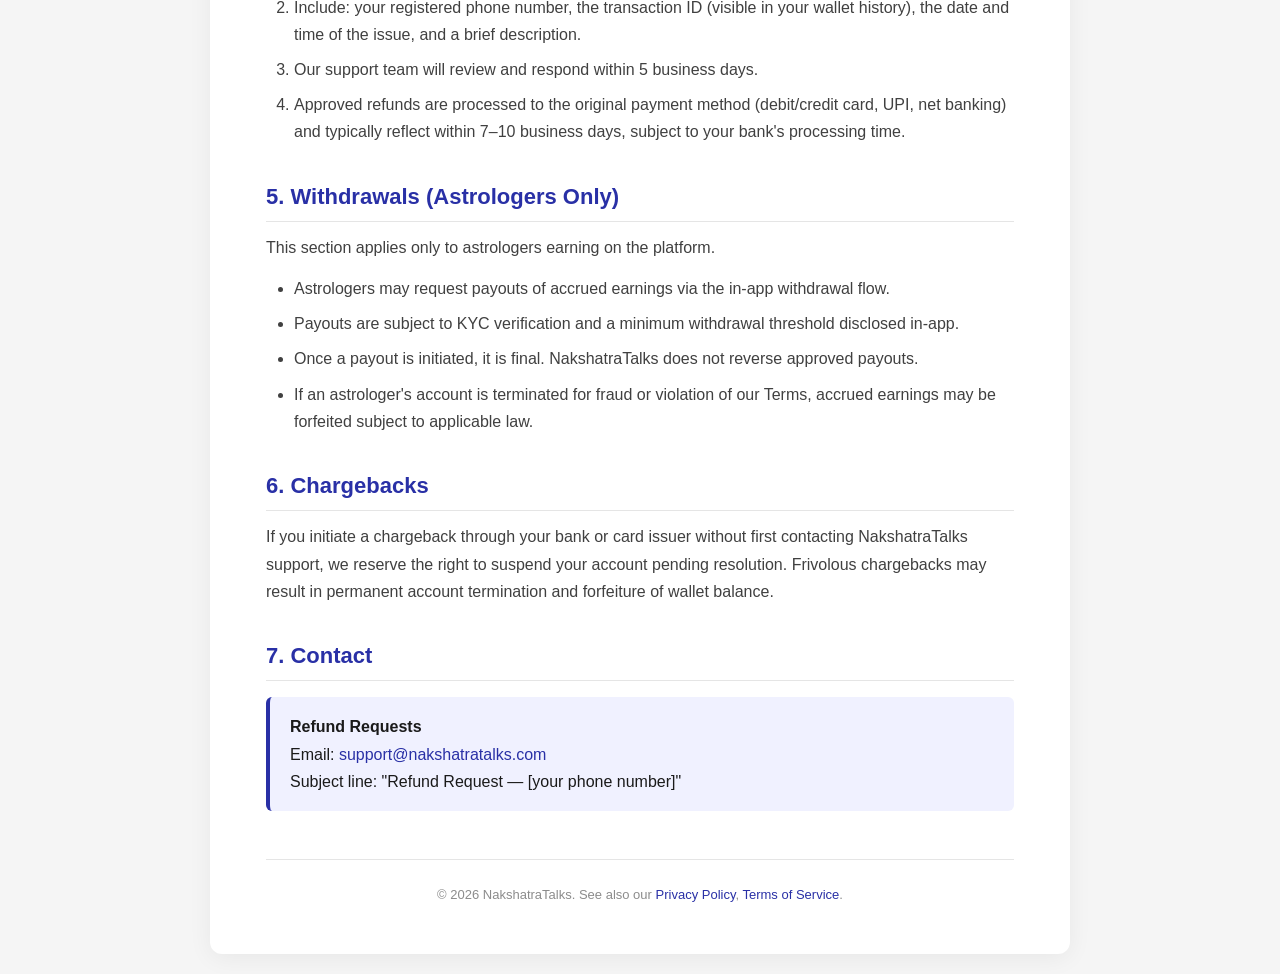
<file: refunds.html>
<!DOCTYPE html>
<html lang="en">
<head>
<meta charset="UTF-8">
<meta name="viewport" content="width=device-width, initial-scale=1.0">
<title>Refund Policy — NakshatraTalks</title>
<link rel="stylesheet" href="styles.css">
</head>
<body>
<div class="container">
  <div class="header">
    <h1>Refund Policy</h1>
    <p class="meta">Effective Date: May 8, 2026 · Last Updated: May 8, 2026</p>
  </div>

  <p>This Refund Policy explains when and how refunds are processed for transactions made within the NakshatraTalks mobile application. By recharging your wallet or using paid services in the App, you agree to this policy.</p>

  <h2>1. General Principle</h2>
  <p>NakshatraTalks operates on a prepaid wallet model. Users recharge their wallet through Razorpay, and the balance is consumed by per-minute astrology consultations. <strong>Wallet recharges are non-refundable</strong> except in the specific cases listed below.</p>

  <h2>2. Eligible Refund Cases</h2>

  <h3>2.1 Failed or Duplicate Recharge</h3>
  <p>If your bank or UPI account is debited but your wallet balance is not credited within 24 hours, contact us. Such cases are usually resolved through Razorpay's automatic reconciliation, but if reconciliation fails, we will refund the affected amount to the original payment method within 5–7 business days.</p>

  <h3>2.2 Verifiable Platform Fault</h3>
  <p>If a session is interrupted or fails entirely due to a verifiable NakshatraTalks server outage (not network issues on your device), we will, at our sole discretion, credit the affected portion of the session back to your wallet. We do not refund minutes that were genuinely consumed in conversation, even if you were dissatisfied with the quality of the consultation.</p>

  <h3>2.3 Astrologer No-Show</h3>
  <p>If an astrologer accepts your request but does not connect within the platform's connection-timeout window, no charge is applied. If billing was applied due to a system error in such a case, contact support for a full refund of those charges to your wallet.</p>

  <h3>2.4 Unauthorised Transactions</h3>
  <p>If you believe a wallet recharge was made by someone other than you (e.g., via a compromised account), notify us immediately at <a href="mailto:support@nakshatratalks.com">support@nakshatratalks.com</a>. We will investigate in coordination with Razorpay and applicable law enforcement.</p>

  <h2>3. Cases That Are NOT Eligible for Refund</h2>
  <ul>
    <li>Dissatisfaction with the content or accuracy of an astrology consultation (consultations are subjective interpretations, not guaranteed predictions).</li>
    <li>Sessions ended due to your network connectivity issues, device problems, or insufficient wallet balance.</li>
    <li>Sessions you ended voluntarily before completion.</li>
    <li>Wallet balance accumulated through promotional credits or referral rewards.</li>
    <li>Recharges made more than 30 days prior to the refund request, except for verifiable failed-recharge cases.</li>
  </ul>

  <h2>4. How to Request a Refund</h2>
  <ol>
    <li>Email <a href="mailto:support@nakshatratalks.com">support@nakshatratalks.com</a> within <strong>7 days</strong> of the disputed transaction.</li>
    <li>Include: your registered phone number, the transaction ID (visible in your wallet history), the date and time of the issue, and a brief description.</li>
    <li>Our support team will review and respond within 5 business days.</li>
    <li>Approved refunds are processed to the original payment method (debit/credit card, UPI, net banking) and typically reflect within 7–10 business days, subject to your bank's processing time.</li>
  </ol>

  <h2>5. Withdrawals (Astrologers Only)</h2>
  <p>This section applies only to astrologers earning on the platform.</p>
  <ul>
    <li>Astrologers may request payouts of accrued earnings via the in-app withdrawal flow.</li>
    <li>Payouts are subject to KYC verification and a minimum withdrawal threshold disclosed in-app.</li>
    <li>Once a payout is initiated, it is final. NakshatraTalks does not reverse approved payouts.</li>
    <li>If an astrologer's account is terminated for fraud or violation of our Terms, accrued earnings may be forfeited subject to applicable law.</li>
  </ul>

  <h2>6. Chargebacks</h2>
  <p>If you initiate a chargeback through your bank or card issuer without first contacting NakshatraTalks support, we reserve the right to suspend your account pending resolution. Frivolous chargebacks may result in permanent account termination and forfeiture of wallet balance.</p>

  <h2>7. Contact</h2>
  <div class="contact-box">
    <strong>Refund Requests</strong><br>
    Email: <a href="mailto:support@nakshatratalks.com">support@nakshatratalks.com</a><br>
    Subject line: "Refund Request — [your phone number]"
  </div>

  <div class="footer">
    © 2026 NakshatraTalks. See also our <a href="index.html">Privacy Policy</a>, <a href="terms.html">Terms of Service</a>.
  </div>
</div>
</body>
</html>
</file>
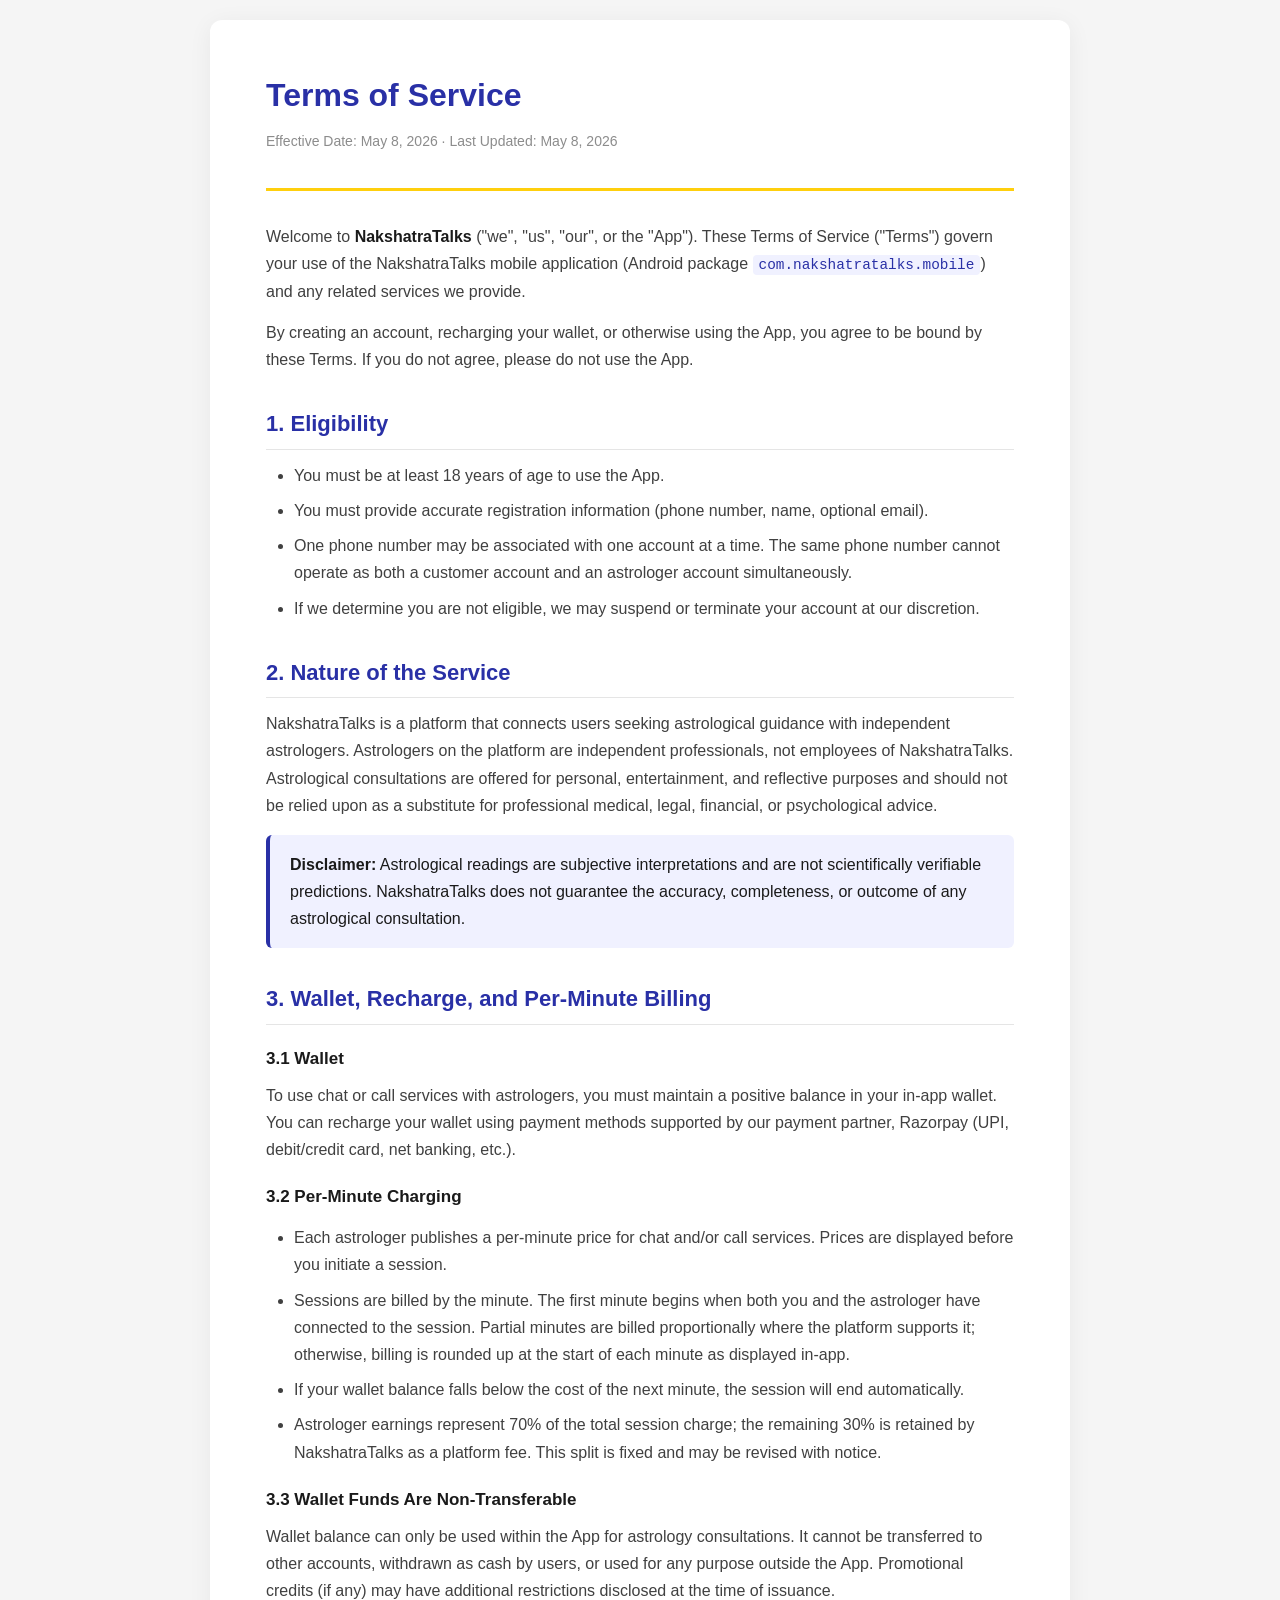
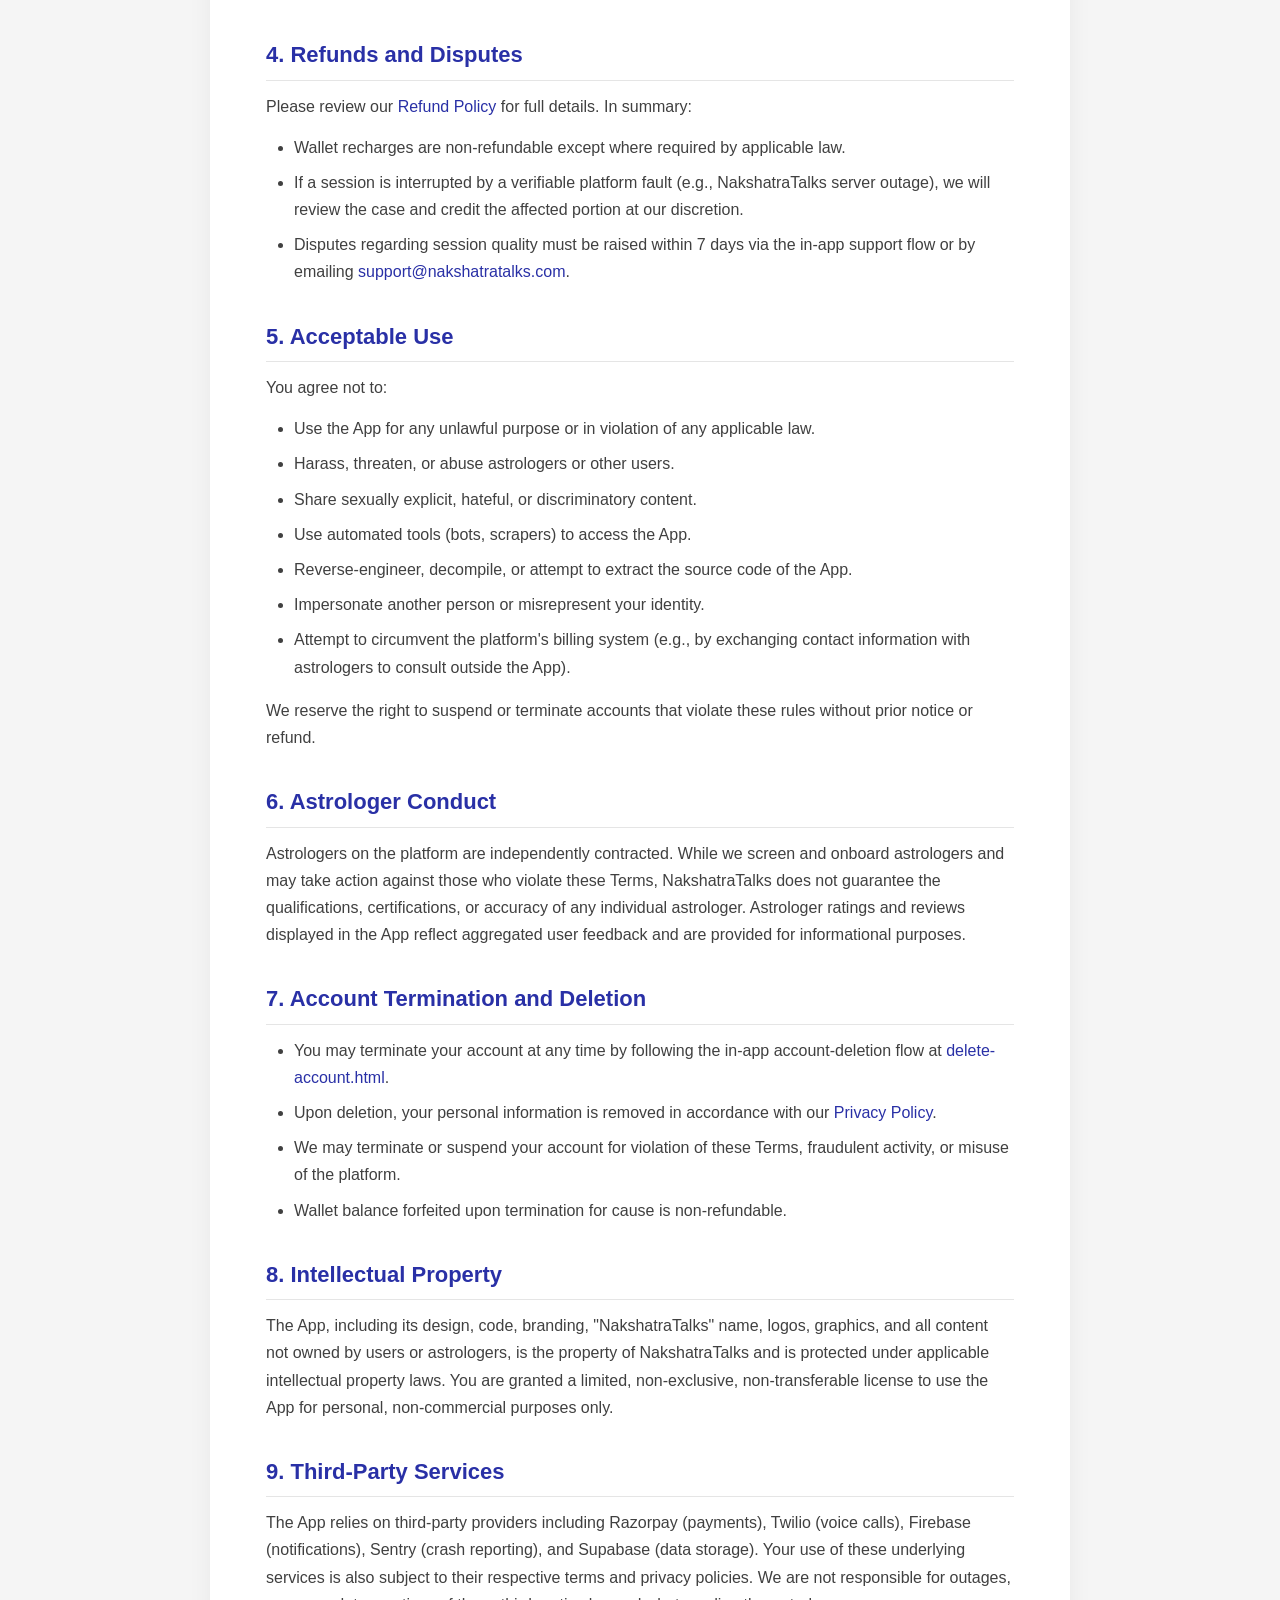
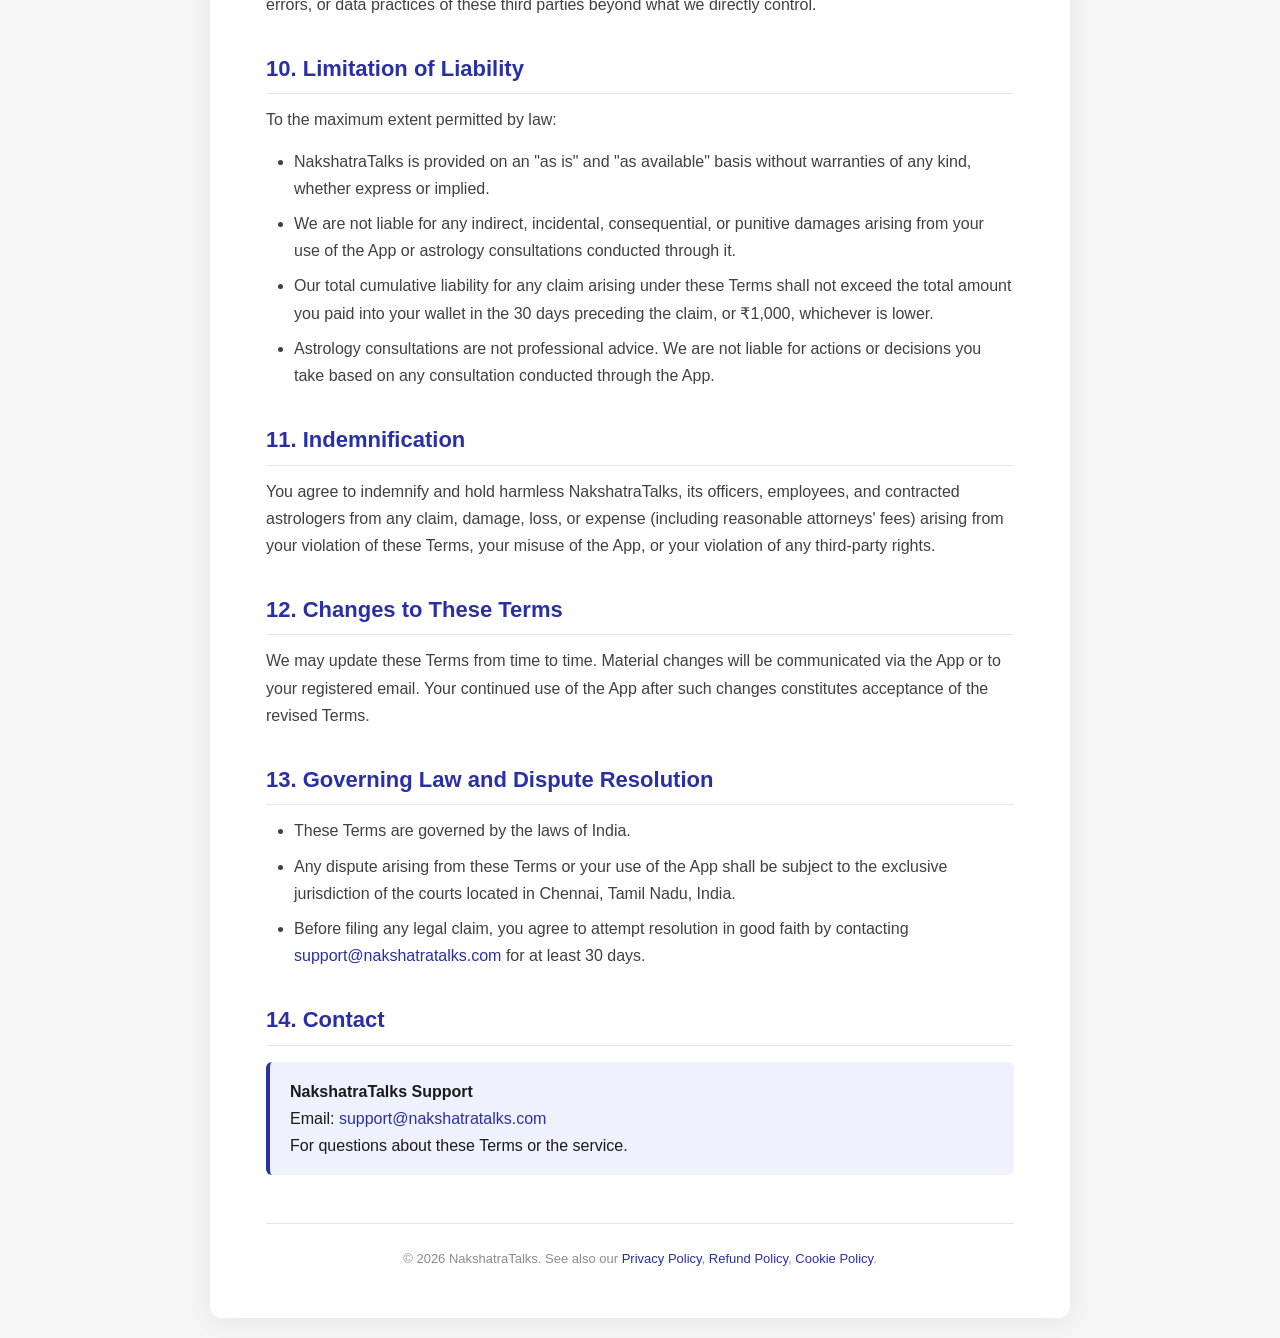
<file: terms.html>
<!DOCTYPE html>
<html lang="en">
<head>
<meta charset="UTF-8">
<meta name="viewport" content="width=device-width, initial-scale=1.0">
<title>Terms of Service — NakshatraTalks</title>
<link rel="stylesheet" href="styles.css">
</head>
<body>
<div class="container">
  <div class="header">
    <h1>Terms of Service</h1>
    <p class="meta">Effective Date: May 8, 2026 · Last Updated: May 8, 2026</p>
  </div>

  <p>Welcome to <strong>NakshatraTalks</strong> ("we", "us", "our", or the "App"). These Terms of Service ("Terms") govern your use of the NakshatraTalks mobile application (Android package <code>com.nakshatratalks.mobile</code>) and any related services we provide.</p>

  <p>By creating an account, recharging your wallet, or otherwise using the App, you agree to be bound by these Terms. If you do not agree, please do not use the App.</p>

  <h2>1. Eligibility</h2>
  <ul>
    <li>You must be at least 18 years of age to use the App.</li>
    <li>You must provide accurate registration information (phone number, name, optional email).</li>
    <li>One phone number may be associated with one account at a time. The same phone number cannot operate as both a customer account and an astrologer account simultaneously.</li>
    <li>If we determine you are not eligible, we may suspend or terminate your account at our discretion.</li>
  </ul>

  <h2>2. Nature of the Service</h2>
  <p>NakshatraTalks is a platform that connects users seeking astrological guidance with independent astrologers. Astrologers on the platform are independent professionals, not employees of NakshatraTalks. Astrological consultations are offered for personal, entertainment, and reflective purposes and should not be relied upon as a substitute for professional medical, legal, financial, or psychological advice.</p>

  <div class="contact-box">
    <strong>Disclaimer:</strong> Astrological readings are subjective interpretations and are not scientifically verifiable predictions. NakshatraTalks does not guarantee the accuracy, completeness, or outcome of any astrological consultation.
  </div>

  <h2>3. Wallet, Recharge, and Per-Minute Billing</h2>

  <h3>3.1 Wallet</h3>
  <p>To use chat or call services with astrologers, you must maintain a positive balance in your in-app wallet. You can recharge your wallet using payment methods supported by our payment partner, Razorpay (UPI, debit/credit card, net banking, etc.).</p>

  <h3>3.2 Per-Minute Charging</h3>
  <ul>
    <li>Each astrologer publishes a per-minute price for chat and/or call services. Prices are displayed before you initiate a session.</li>
    <li>Sessions are billed by the minute. The first minute begins when both you and the astrologer have connected to the session. Partial minutes are billed proportionally where the platform supports it; otherwise, billing is rounded up at the start of each minute as displayed in-app.</li>
    <li>If your wallet balance falls below the cost of the next minute, the session will end automatically.</li>
    <li>Astrologer earnings represent 70% of the total session charge; the remaining 30% is retained by NakshatraTalks as a platform fee. This split is fixed and may be revised with notice.</li>
  </ul>

  <h3>3.3 Wallet Funds Are Non-Transferable</h3>
  <p>Wallet balance can only be used within the App for astrology consultations. It cannot be transferred to other accounts, withdrawn as cash by users, or used for any purpose outside the App. Promotional credits (if any) may have additional restrictions disclosed at the time of issuance.</p>

  <h2>4. Refunds and Disputes</h2>
  <p>Please review our <a href="refunds.html">Refund Policy</a> for full details. In summary:</p>
  <ul>
    <li>Wallet recharges are non-refundable except where required by applicable law.</li>
    <li>If a session is interrupted by a verifiable platform fault (e.g., NakshatraTalks server outage), we will review the case and credit the affected portion at our discretion.</li>
    <li>Disputes regarding session quality must be raised within 7 days via the in-app support flow or by emailing <a href="mailto:support@nakshatratalks.com">support@nakshatratalks.com</a>.</li>
  </ul>

  <h2>5. Acceptable Use</h2>
  <p>You agree not to:</p>
  <ul>
    <li>Use the App for any unlawful purpose or in violation of any applicable law.</li>
    <li>Harass, threaten, or abuse astrologers or other users.</li>
    <li>Share sexually explicit, hateful, or discriminatory content.</li>
    <li>Use automated tools (bots, scrapers) to access the App.</li>
    <li>Reverse-engineer, decompile, or attempt to extract the source code of the App.</li>
    <li>Impersonate another person or misrepresent your identity.</li>
    <li>Attempt to circumvent the platform's billing system (e.g., by exchanging contact information with astrologers to consult outside the App).</li>
  </ul>

  <p>We reserve the right to suspend or terminate accounts that violate these rules without prior notice or refund.</p>

  <h2>6. Astrologer Conduct</h2>
  <p>Astrologers on the platform are independently contracted. While we screen and onboard astrologers and may take action against those who violate these Terms, NakshatraTalks does not guarantee the qualifications, certifications, or accuracy of any individual astrologer. Astrologer ratings and reviews displayed in the App reflect aggregated user feedback and are provided for informational purposes.</p>

  <h2>7. Account Termination and Deletion</h2>
  <ul>
    <li>You may terminate your account at any time by following the in-app account-deletion flow at <a href="delete-account.html">delete-account.html</a>.</li>
    <li>Upon deletion, your personal information is removed in accordance with our <a href="index.html">Privacy Policy</a>.</li>
    <li>We may terminate or suspend your account for violation of these Terms, fraudulent activity, or misuse of the platform.</li>
    <li>Wallet balance forfeited upon termination for cause is non-refundable.</li>
  </ul>

  <h2>8. Intellectual Property</h2>
  <p>The App, including its design, code, branding, "NakshatraTalks" name, logos, graphics, and all content not owned by users or astrologers, is the property of NakshatraTalks and is protected under applicable intellectual property laws. You are granted a limited, non-exclusive, non-transferable license to use the App for personal, non-commercial purposes only.</p>

  <h2>9. Third-Party Services</h2>
  <p>The App relies on third-party providers including Razorpay (payments), Twilio (voice calls), Firebase (notifications), Sentry (crash reporting), and Supabase (data storage). Your use of these underlying services is also subject to their respective terms and privacy policies. We are not responsible for outages, errors, or data practices of these third parties beyond what we directly control.</p>

  <h2>10. Limitation of Liability</h2>
  <p>To the maximum extent permitted by law:</p>
  <ul>
    <li>NakshatraTalks is provided on an "as is" and "as available" basis without warranties of any kind, whether express or implied.</li>
    <li>We are not liable for any indirect, incidental, consequential, or punitive damages arising from your use of the App or astrology consultations conducted through it.</li>
    <li>Our total cumulative liability for any claim arising under these Terms shall not exceed the total amount you paid into your wallet in the 30 days preceding the claim, or ₹1,000, whichever is lower.</li>
    <li>Astrology consultations are not professional advice. We are not liable for actions or decisions you take based on any consultation conducted through the App.</li>
  </ul>

  <h2>11. Indemnification</h2>
  <p>You agree to indemnify and hold harmless NakshatraTalks, its officers, employees, and contracted astrologers from any claim, damage, loss, or expense (including reasonable attorneys' fees) arising from your violation of these Terms, your misuse of the App, or your violation of any third-party rights.</p>

  <h2>12. Changes to These Terms</h2>
  <p>We may update these Terms from time to time. Material changes will be communicated via the App or to your registered email. Your continued use of the App after such changes constitutes acceptance of the revised Terms.</p>

  <h2>13. Governing Law and Dispute Resolution</h2>
  <ul>
    <li>These Terms are governed by the laws of India.</li>
    <li>Any dispute arising from these Terms or your use of the App shall be subject to the exclusive jurisdiction of the courts located in Chennai, Tamil Nadu, India.</li>
    <li>Before filing any legal claim, you agree to attempt resolution in good faith by contacting <a href="mailto:support@nakshatratalks.com">support@nakshatratalks.com</a> for at least 30 days.</li>
  </ul>

  <h2>14. Contact</h2>
  <div class="contact-box">
    <strong>NakshatraTalks Support</strong><br>
    Email: <a href="mailto:support@nakshatratalks.com">support@nakshatratalks.com</a><br>
    For questions about these Terms or the service.
  </div>

  <div class="footer">
    © 2026 NakshatraTalks. See also our <a href="index.html">Privacy Policy</a>, <a href="refunds.html">Refund Policy</a>, <a href="cookies.html">Cookie Policy</a>.
  </div>
</div>
</body>
</html>
</file>
<file: styles.css>
/* Shared styles for NakshatraTalks legal/support pages */
* { box-sizing: border-box; margin: 0; padding: 0; }
body {
  font-family: -apple-system, BlinkMacSystemFont, "Segoe UI", Roboto, "Helvetica Neue", Arial, sans-serif;
  line-height: 1.7;
  color: #1A1A1A;
  background: #F5F5F5;
  padding: 20px;
}
.container {
  max-width: 860px;
  margin: 0 auto;
  background: #FFFFFF;
  padding: 48px 56px;
  border-radius: 12px;
  box-shadow: 0 4px 24px rgba(0,0,0,0.06);
}
.header {
  border-bottom: 3px solid #FFCF0D;
  padding-bottom: 20px;
  margin-bottom: 32px;
}
h1 {
  font-size: 32px;
  color: #2930A6;
  margin-bottom: 8px;
}
.meta { color: #8C8C8C; font-size: 14px; }
h2 {
  font-size: 22px;
  color: #2930A6;
  margin-top: 32px;
  margin-bottom: 12px;
  padding-bottom: 6px;
  border-bottom: 1px solid #E5E5E5;
}
h3 { font-size: 17px; color: #1A1A1A; margin-top: 20px; margin-bottom: 8px; }
p { margin-bottom: 14px; color: #404040; }
ul, ol { margin: 12px 0 16px 28px; color: #404040; }
li { margin-bottom: 8px; }
a { color: #2930A6; text-decoration: none; }
a:hover { text-decoration: underline; }
code {
  background: #F0F1FF;
  padding: 2px 6px;
  border-radius: 4px;
  font-family: "SFMono-Regular", Consolas, "Liberation Mono", Menlo, monospace;
  font-size: 0.9em;
  color: #2930A6;
}
.contact-box {
  background: #F0F1FF;
  border-left: 4px solid #2930A6;
  padding: 16px 20px;
  border-radius: 6px;
  margin: 16px 0;
}
.footer {
  margin-top: 48px;
  padding-top: 24px;
  border-top: 1px solid #E5E5E5;
  text-align: center;
  color: #8C8C8C;
  font-size: 13px;
}
strong { color: #1A1A1A; }
table {
  width: 100%;
  border-collapse: collapse;
  margin: 16px 0;
  font-size: 14px;
}
th, td { text-align: left; padding: 10px 12px; border-bottom: 1px solid #E5E5E5; }
th { background: #F5F5F5; color: #1A1A1A; font-weight: 600; }
@media (max-width: 640px) {
  .container { padding: 24px 20px; }
  h1 { font-size: 24px; }
  h2 { font-size: 18px; }
}
</file>
